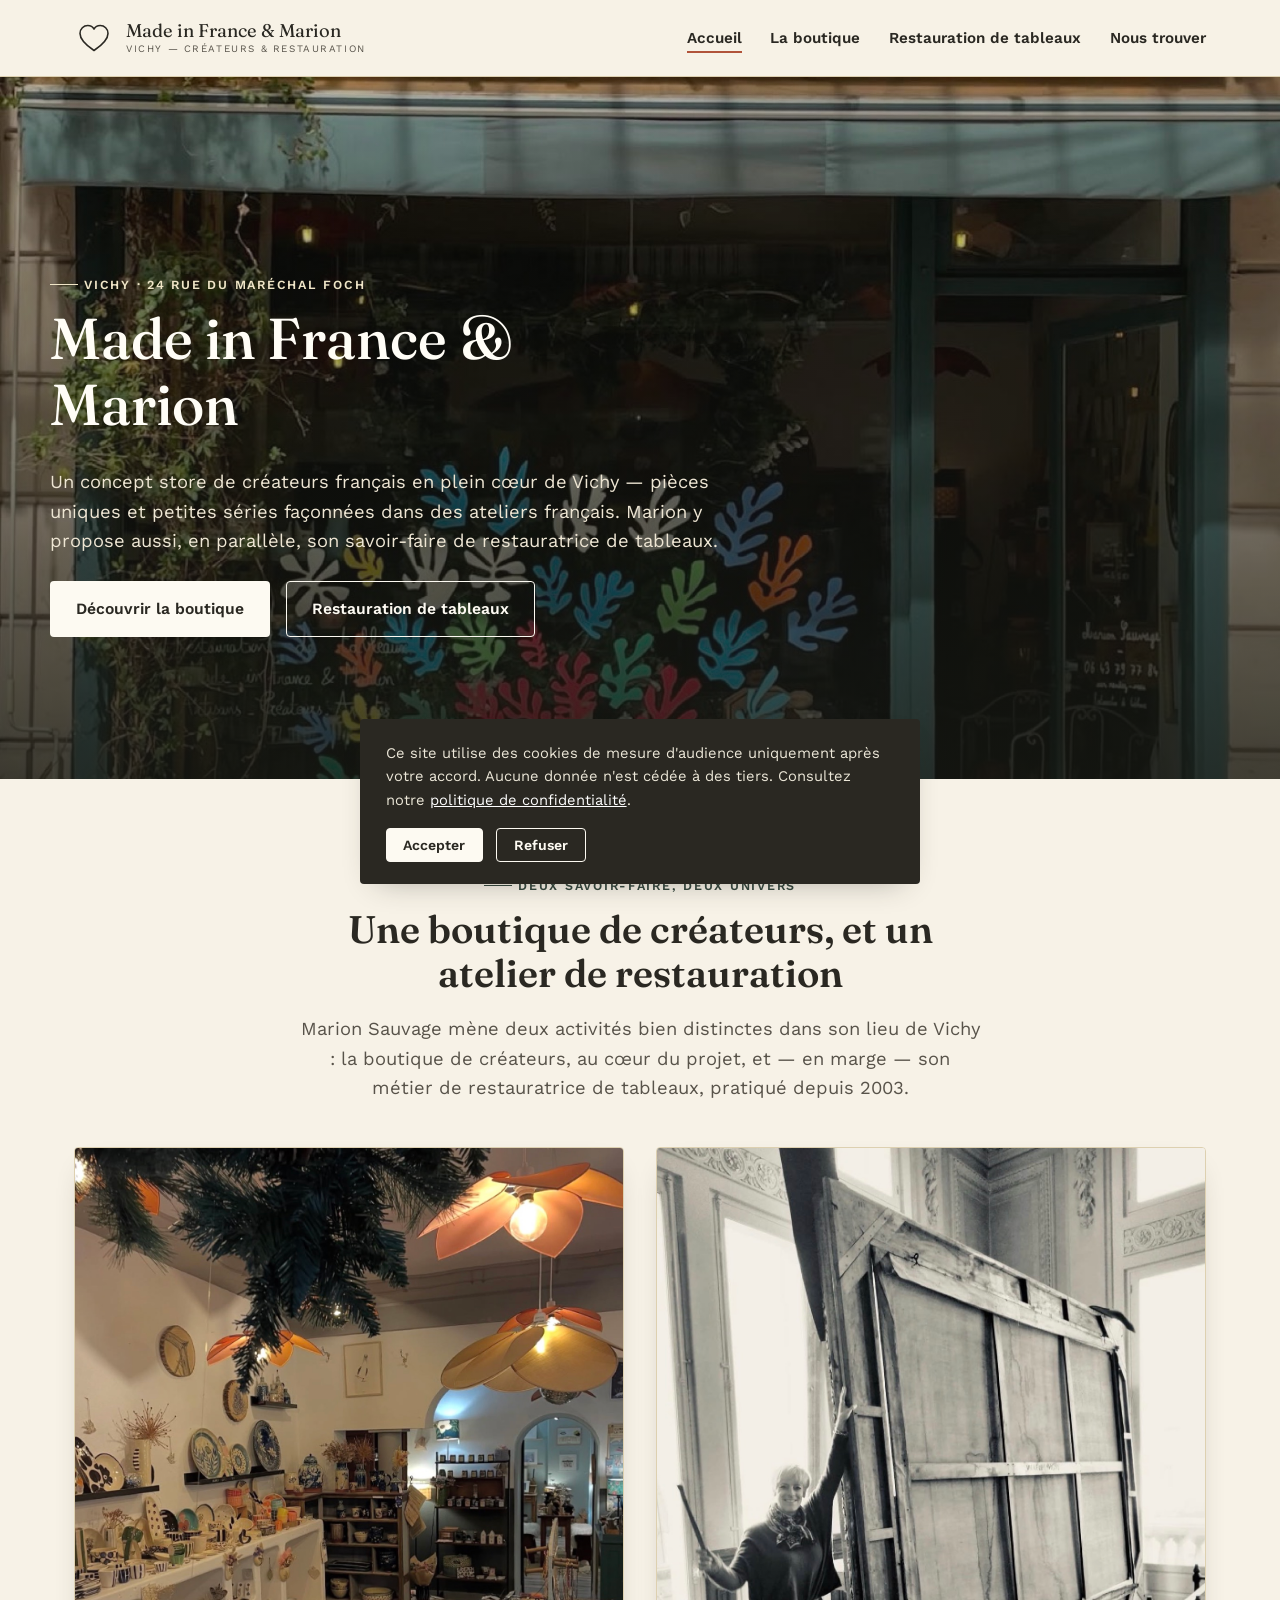
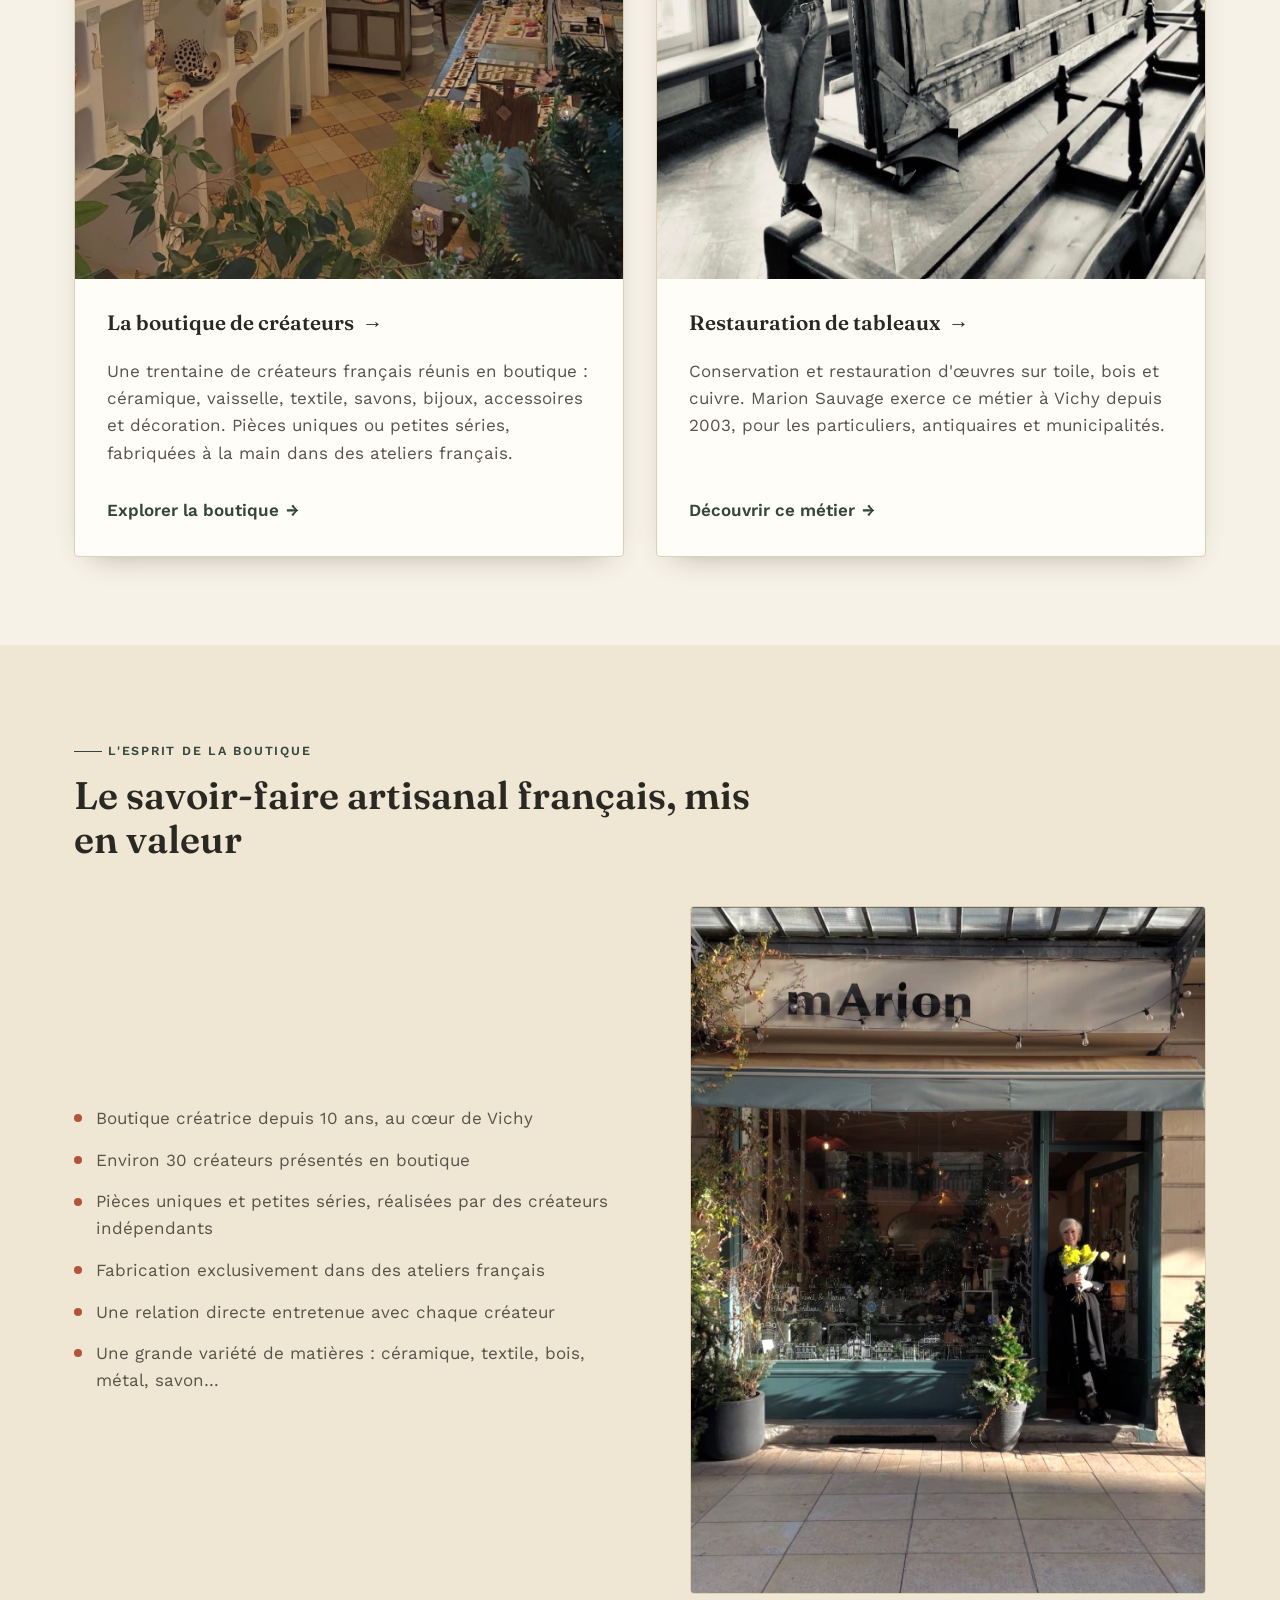
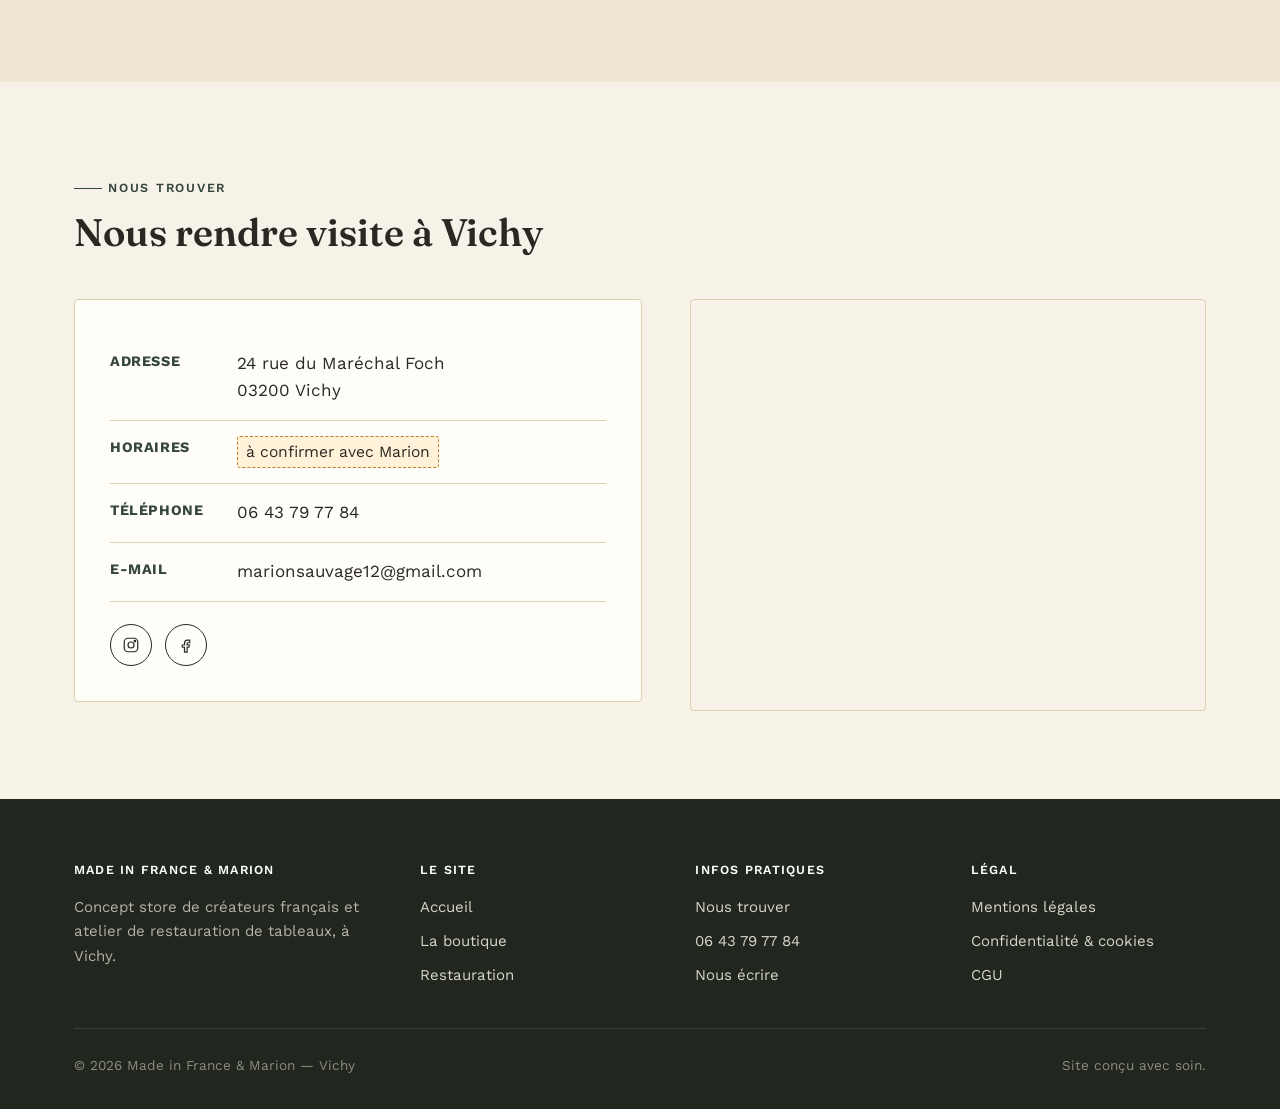
<file: index.html>
<!doctype html>
<html lang="fr">
<head>
<meta charset="UTF-8">
<meta name="viewport" content="width=device-width, initial-scale=1">
<meta name="color-scheme" content="light">
<meta name="google-site-verification" content="pogPVohcSVvtzAw-8HOkYidwC1AlWVy-Q484ZZuj4cU">
<title>Made in France &amp; Marion — Concept store de créateurs français à Vichy</title>
<meta name="description" content="Made in France &amp; Marion, concept store de créateurs français à Vichy : une trentaine de créateurs, pièces uniques et petites séries — céramique, textile, bijoux, déco. Egalement atelier de restauration de tableaux par Marion Sauvage.">
<link rel="canonical" href="https://marionsauvage.fr/">

<meta property="og:type" content="website">
<meta property="og:title" content="Made in France & Marion — Concept store de créateurs français à Vichy">
<meta property="og:description" content="Une trentaine de créateurs français à Vichy : céramique, textile, bijoux, déco. Egalement atelier de restauration de tableaux.">
<meta property="og:image" content="images/hero-vitrine-boutique.jpg">
<meta property="og:locale" content="fr_FR">
<meta name="twitter:card" content="summary_large_image">

<link rel="icon" href="favicon.svg" type="image/svg+xml">
<link rel="manifest" href="site.webmanifest">
<meta name="theme-color" content="#33453c">

<link rel="preconnect" href="https://fonts.googleapis.com">
<link rel="preconnect" href="https://fonts.gstatic.com" crossorigin>
<link href="https://fonts.googleapis.com/css2?family=Fraunces:ital,wght@0,400;0,500;0,600;1,500&family=Work+Sans:wght@400;500;600;700&display=swap" rel="stylesheet">
<link rel="stylesheet" href="css/style.css?v=4">
</head>
<body>
<a class="skip-link" href="#main">Aller au contenu</a>

<header class="site-header">
  <div class="wrap">
    <a class="brand" href="index.html" aria-label="Made in France &amp; Marion — accueil">
      <svg viewBox="0 0 40 40" fill="none" xmlns="http://www.w3.org/2000/svg" aria-hidden="true">
        <path d="M20 32.5C13 27.7 6 22.3 6 15.4 6 10.8 9.6 7.5 13.8 7.5c2.6 0 5 1.3 6.2 3.5 1.2-2.2 3.6-3.5 6.2-3.5 4.2 0 7.8 3.3 7.8 7.9 0 6.9-7 12.3-14 17.1Z" stroke="currentColor" stroke-width="1.6" stroke-linejoin="round"/>
      </svg>
      <span class="brand-text">Made in France &amp; Marion<small>Vichy — créateurs &amp; restauration</small></span>
    </a>
    <nav class="main-nav" id="main-nav">
      <ul>
        <li><a href="index.html" aria-current="page">Accueil</a></li>
        <li><a href="boutique.html">La boutique</a></li>
        <li><a href="restauration.html">Restauration de tableaux</a></li>
        <li><a href="index.html#contact">Nous trouver</a></li>
      </ul>
    </nav>
    <button class="nav-toggle" aria-label="Ouvrir le menu" aria-expanded="false" aria-controls="main-nav">
      <svg viewBox="0 0 24 24" fill="none" stroke="currentColor" stroke-width="2"><path d="M3 6h18M3 12h18M3 18h18"/></svg>
    </button>
  </div>
</header>

<div class="mobile-nav-panel" id="mobile-nav-panel">
  <ul>
    <li><a href="index.html">Accueil</a></li>
    <li><a href="boutique.html">La boutique</a></li>
    <li><a href="restauration.html">Restauration de tableaux</a></li>
    <li><a href="index.html#contact">Nous trouver</a></li>
  </ul>
</div>


<main id="main">

  <section class="hero">
    <img src="images/hero-vitrine-boutique.jpg" alt="Vitrine de la boutique Made in France & Marion à Vichy, décorée de formes colorées façon Matisse." width="1472" height="1800">
    <div class="hero-content wrap">
      <span class="eyebrow">Vichy · 24 rue du Maréchal Foch</span>
      <h1>Made in France &amp; Marion</h1>
      <p class="lede">Un concept store de créateurs français en plein cœur de Vichy — pièces uniques et petites séries façonnées dans des ateliers français. Marion y propose aussi, en parallèle, son savoir-faire de restauratrice de tableaux.</p>
      <div class="hero-cta">
        <a class="btn btn-light" href="boutique.html">Découvrir la boutique</a>
        <a class="btn btn-outline" style="color:#fdfaf2" href="restauration.html">Restauration de tableaux</a>
      </div>
    </div>
  </section>

  <section>
    <div class="wrap">
      <div class="section-head center">
        <span class="eyebrow">Deux savoir-faire, deux univers</span>
        <h2>Une boutique de créateurs, et un atelier de restauration</h2>
        <p class="lede" style="margin-left:auto;margin-right:auto">Marion Sauvage mène deux activités bien distinctes dans son lieu de Vichy : la boutique de créateurs, au cœur du projet, et — en marge — son métier de restauratrice de tableaux, pratiqué depuis 2003.</p>
      </div>

      <div class="split-activities">
        <article class="activity-card">
          <a class="activity-img" href="boutique.html">
            <img src="images/boutique-interieur.jpg" alt="Intérieur chaleureux de la boutique, étagères de céramiques et luminaires en pétales." loading="lazy" width="1367" height="1800">
          </a>
          <div class="activity-card-body">
            <h3><a class="text-link" style="color:inherit" href="boutique.html">La boutique de créateurs</a></h3>
            <p>Une trentaine de créateurs français réunis en boutique : céramique, vaisselle, textile, savons, bijoux, accessoires et décoration. Pièces uniques ou petites séries, fabriquées à la main dans des ateliers français.</p>
            <a class="text-link" href="boutique.html">Explorer la boutique</a>
          </div>
        </article>

        <article class="activity-card is-restauration">
          <a class="activity-img" href="restauration.html">
            <img src="images/marion-restauration-atelier.jpg" alt="Marion Sauvage soutenant un grand tableau ancien lors d'une intervention de restauration." loading="lazy" width="1293" height="1600">
          </a>
          <div class="activity-card-body">
            <h3><a class="text-link" style="color:inherit" href="restauration.html">Restauration de tableaux</a></h3>
            <p>Conservation et restauration d'œuvres sur toile, bois et cuivre. Marion Sauvage exerce ce métier à Vichy depuis 2003, pour les particuliers, antiquaires et municipalités.</p>
            <a class="text-link" href="restauration.html">Découvrir ce métier</a>
          </div>
        </article>
      </div>
    </div>
  </section>

  <section class="section-alt">
    <div class="wrap">
      <div class="section-head">
        <span class="eyebrow">L'esprit de la boutique</span>
        <h2>Le savoir-faire artisanal français, mis en valeur</h2>
      </div>
      <div class="info-grid" style="align-items:center">
        <ul class="check-list">
          <li>Boutique créatrice depuis 10 ans, au cœur de Vichy</li>
          <li>Environ 30 créateurs présentés en boutique</li>
          <li>Pièces uniques et petites séries, réalisées par des créateurs indépendants</li>
          <li>Fabrication exclusivement dans des ateliers français</li>
          <li>Une relation directe entretenue avec chaque créateur</li>
          <li>Une grande variété de matières : céramique, textile, bois, métal, savon…</li>
        </ul>
        <div class="map-frame" style="aspect-ratio:3/4">
          <img src="images/marion-devanture.jpg" alt="Marion Sauvage devant la devanture vert canard de la boutique, un bouquet de mimosa à la main." loading="lazy" width="1201" height="1600">
        </div>
      </div>
    </div>
  </section>

  <section id="contact">
    <div class="wrap">
      <div class="section-head">
        <span class="eyebrow">Nous trouver</span>
        <h2>Nous rendre visite à Vichy</h2>
      </div>
      <div class="info-grid">
        <div class="info-card">
          <div class="info-row">
            <span class="label">Adresse</span>
            <span>24 rue du Maréchal Foch<br>03200 Vichy</span>
          </div>
          <div class="info-row">
            <span class="label">Horaires</span>
            <span class="fill-in">à confirmer avec Marion</span>
          </div>
          <div class="info-row">
            <span class="label">Téléphone</span>
            <a href="tel:+33643797784">06 43 79 77 84</a>
          </div>
          <div class="info-row">
            <span class="label">E-mail</span>
            <a href="mailto:marionsauvage12@gmail.com">marionsauvage12@gmail.com</a>
          </div>
          <div class="social-row">
            <a href="https://www.instagram.com/marion_sauvage_12/" target="_blank" rel="noopener" aria-label="Instagram de Made in France & Marion">
              <svg viewBox="0 0 24 24" fill="none" stroke="currentColor" stroke-width="1.6"><rect x="3" y="3" width="18" height="18" rx="5"/><circle cx="12" cy="12" r="4"/><circle cx="17.2" cy="6.8" r="1"/></svg>
            </a>
            <a href="https://www.facebook.com/MadeInFranceetMarion/" target="_blank" rel="noopener" aria-label="Facebook de Made in France & Marion">
              <svg viewBox="0 0 24 24" fill="none" stroke="currentColor" stroke-width="1.6"><path d="M14 9h3V5.5h-3C11.8 5.5 10 7.3 10 9.5V12H7v3h3v6.5h3.5V15H16l.6-3h-3.1v-2c0-.6.4-1 1-1Z"/></svg>
            </a>
          </div>
        </div>
        <div class="map-frame">
          <iframe title="Localisation de la boutique à Vichy" loading="lazy" src="https://www.google.com/maps?q=24+rue+du+Mar%C3%A9chal+Foch,+03200+Vichy&output=embed"></iframe>
        </div>
      </div>
    </div>
  </section>

</main>

<footer class="site-footer">
  <div class="wrap">
    <div class="footer-grid">
      <div class="footer-brand">
        <h4>Made in France &amp; Marion</h4>
        <p>Concept store de créateurs français et atelier de restauration de tableaux, à Vichy.</p>
      </div>
      <div>
        <h4>Le site</h4>
        <ul>
          <li><a href="index.html">Accueil</a></li>
          <li><a href="boutique.html">La boutique</a></li>
          <li><a href="restauration.html">Restauration</a></li>
        </ul>
      </div>
      <div>
        <h4>Infos pratiques</h4>
        <ul>
          <li><a href="index.html#contact">Nous trouver</a></li>
          <li><a href="tel:+33643797784">06 43 79 77 84</a></li>
          <li><a href="mailto:marionsauvage12@gmail.com">Nous écrire</a></li>
        </ul>
      </div>
      <div>
        <h4>Légal</h4>
        <ul>
          <li><a href="mentions-legales.html">Mentions légales</a></li>
          <li><a href="confidentialite.html">Confidentialité &amp; cookies</a></li>
          <li><a href="cgu.html">CGU</a></li>
        </ul>
      </div>
    </div>
    <div class="footer-bottom">
      <span>© <span id="year">2026</span> Made in France &amp; Marion — Vichy</span>
      <span>Site conçu avec soin.</span>
    </div>
  </div>
</footer>

<div id="cookie-banner" role="dialog" aria-live="polite" aria-label="Gestion des cookies">
  <p>Ce site utilise des cookies de mesure d'audience uniquement après votre accord. Aucune donnée n'est cédée à des tiers. Consultez notre <a href="confidentialite.html">politique de confidentialité</a>.</p>
  <div class="cookie-actions">
    <button class="accept">Accepter</button>
    <button class="refuse">Refuser</button>
  </div>
</div>

<script>document.getElementById('year').textContent = new Date().getFullYear();</script>
<script src="js/main.js?v=4"></script>
</body>
</html>
</file>
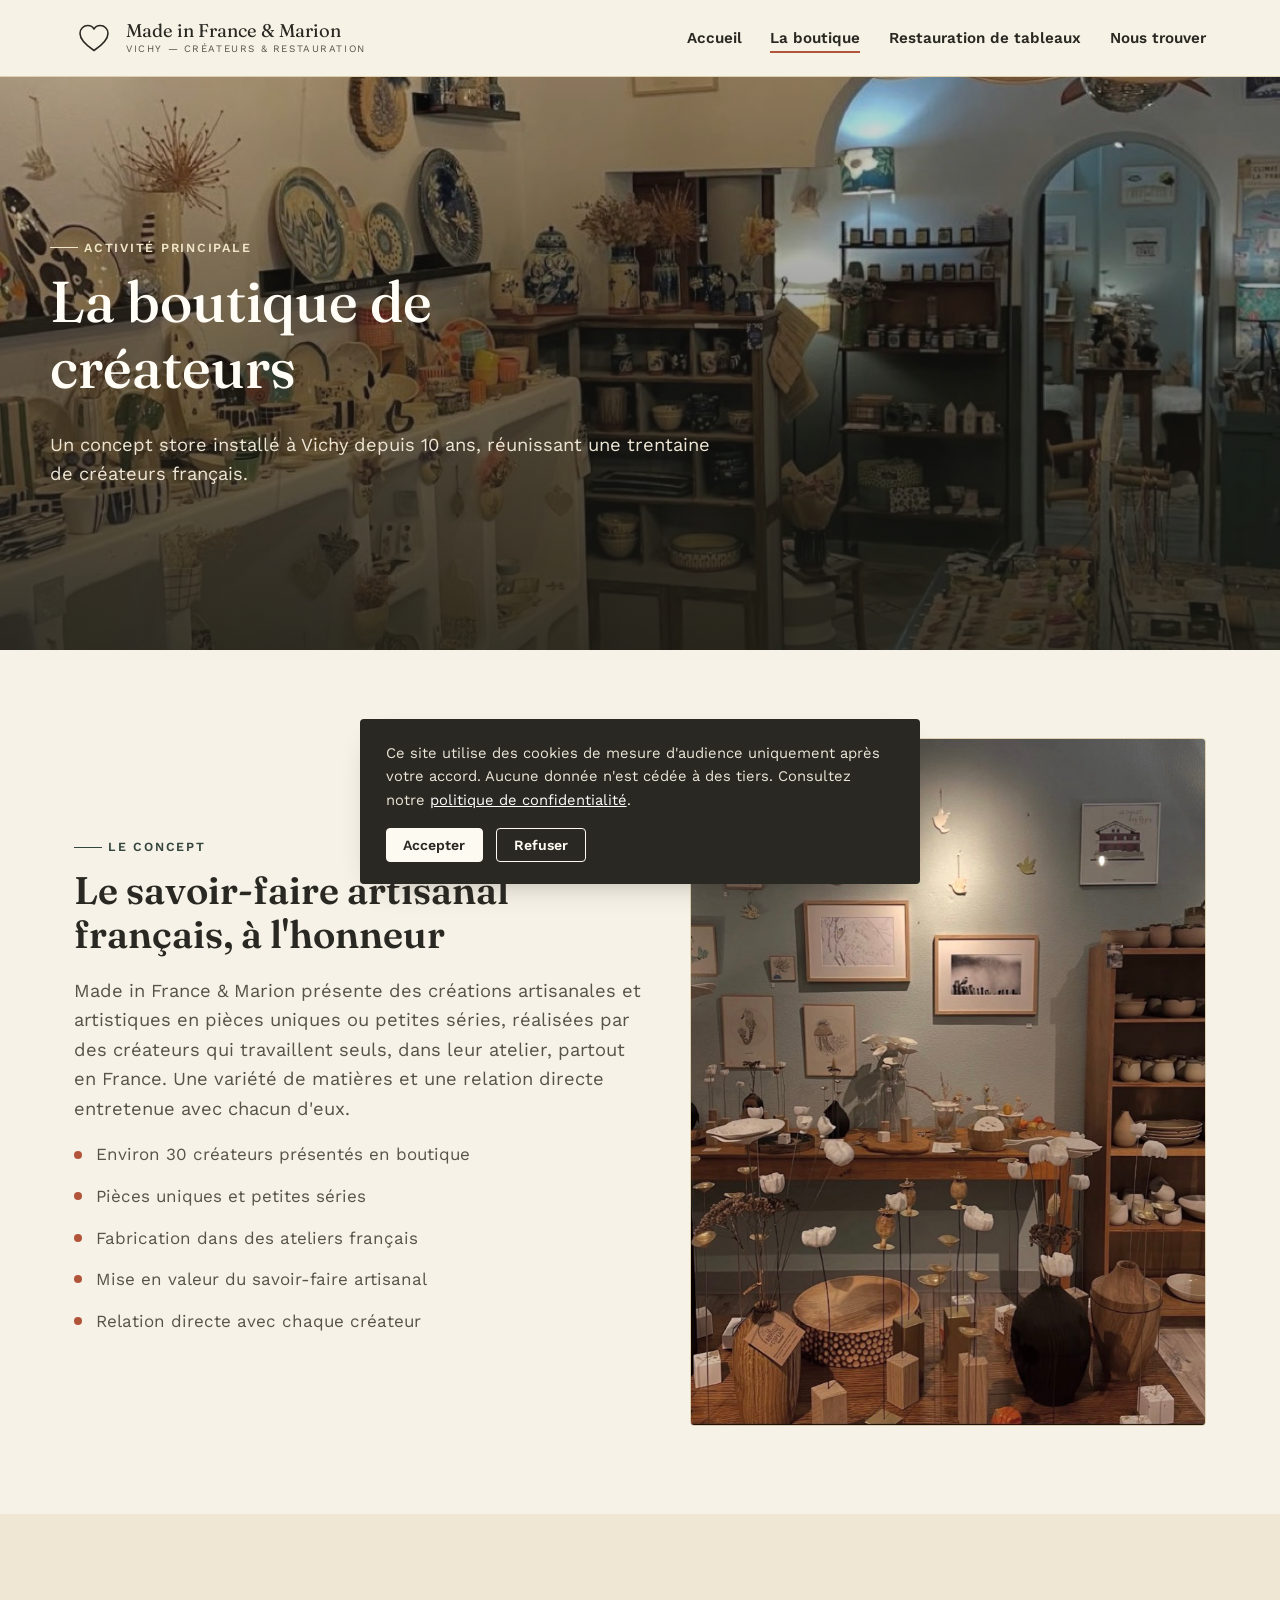
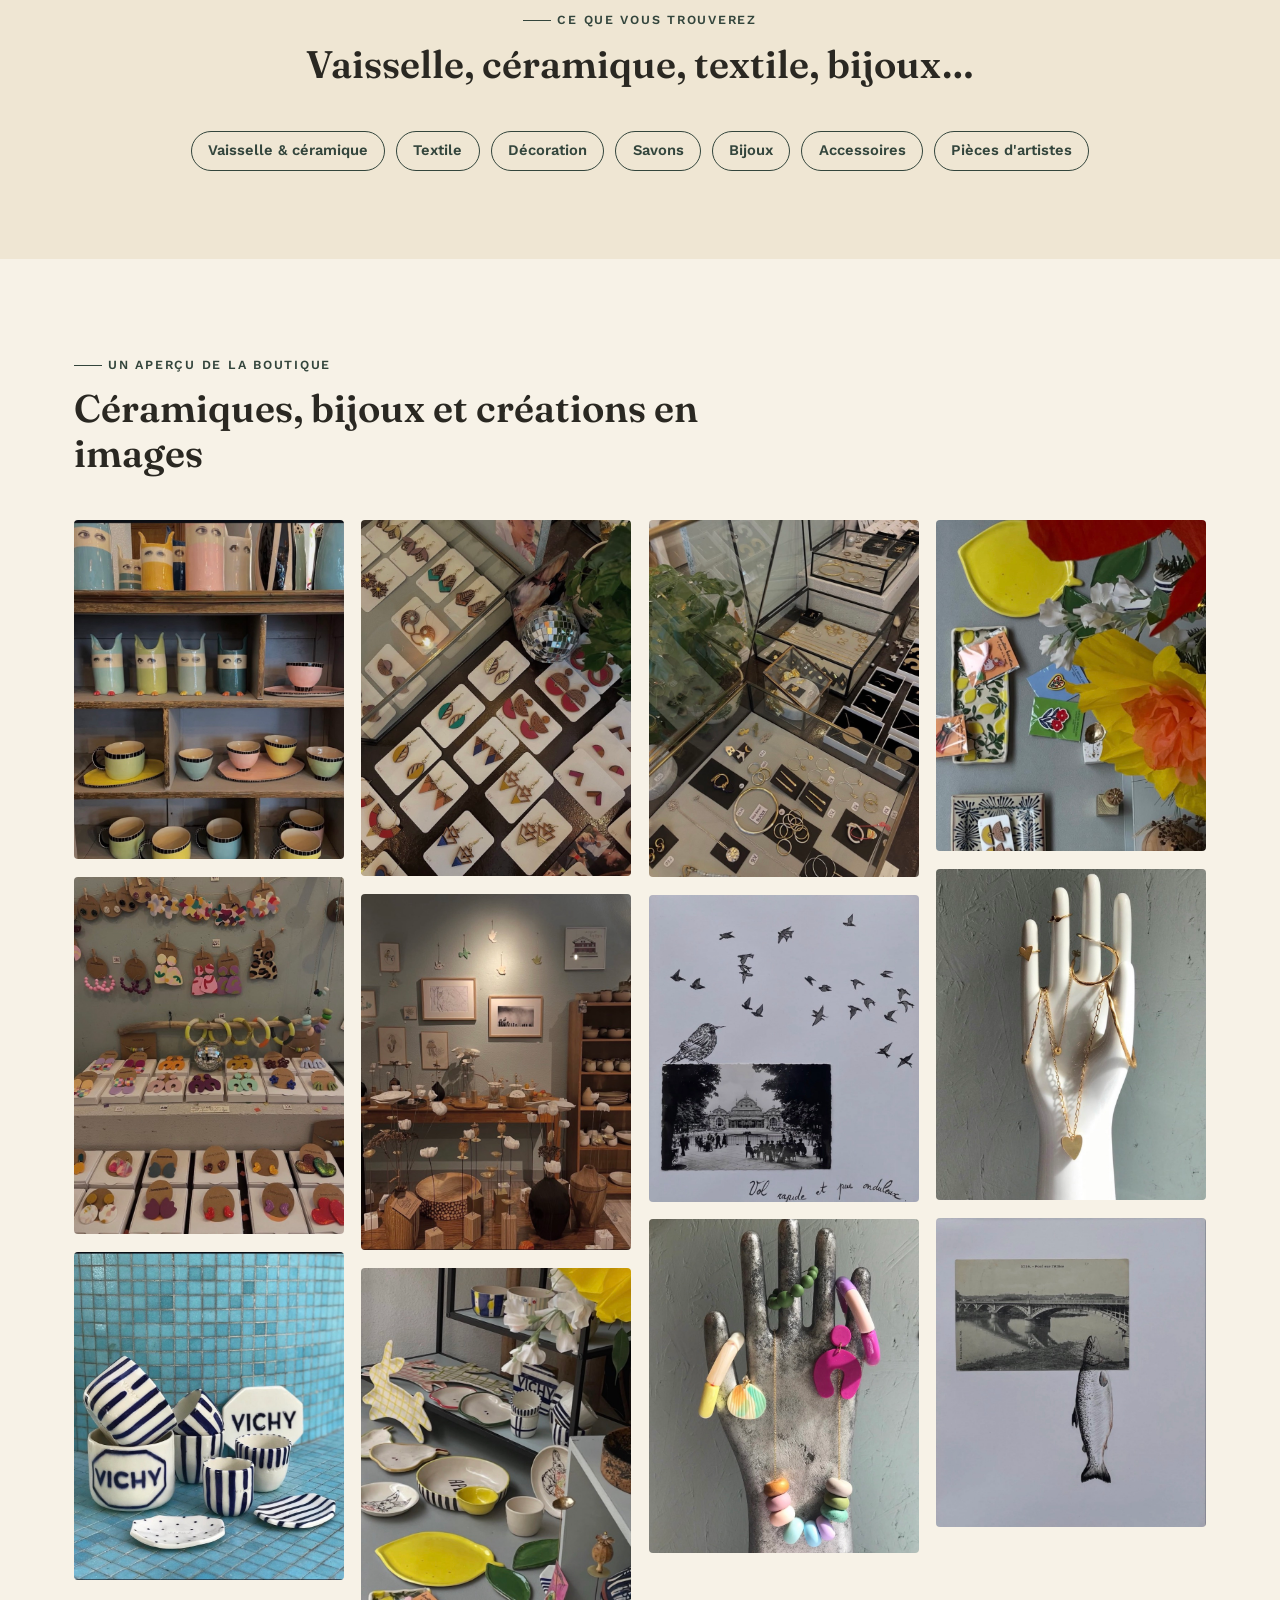
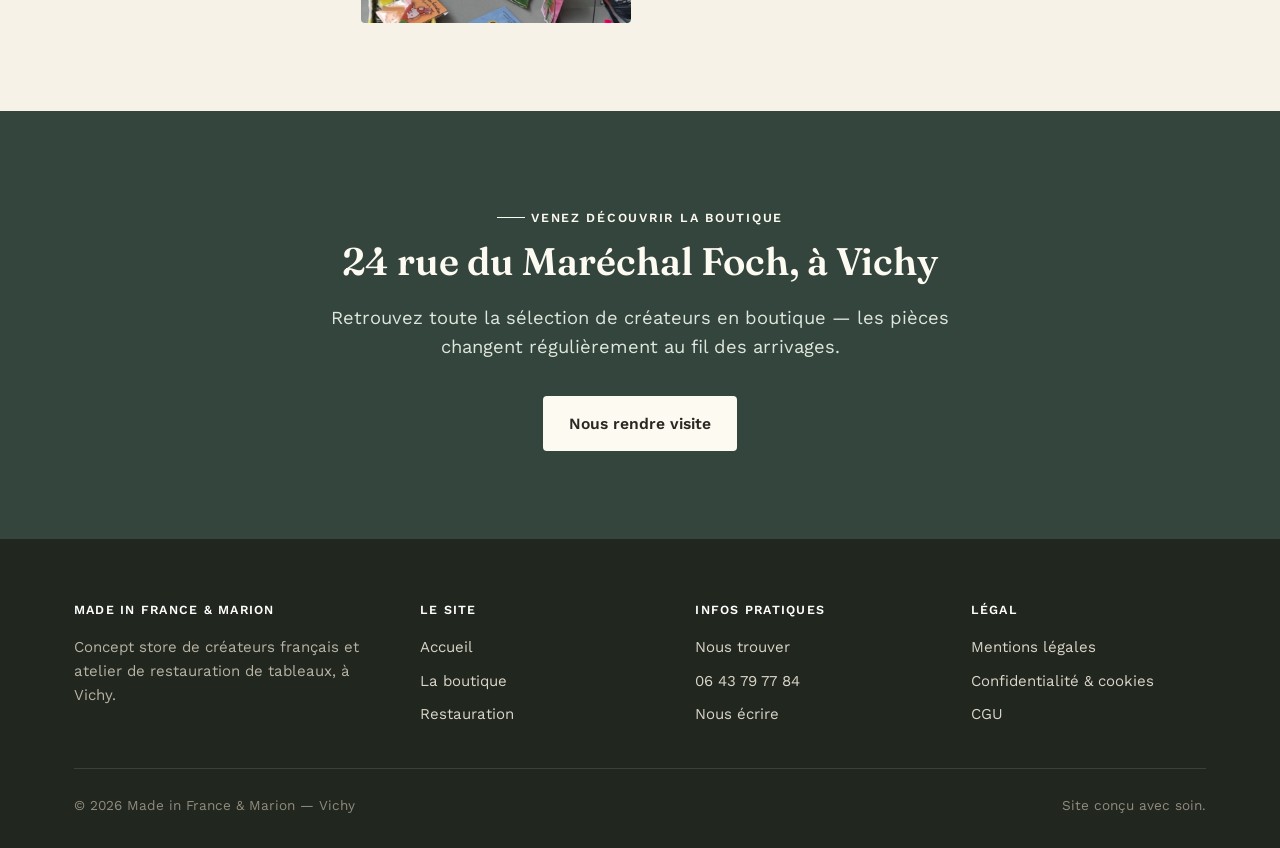
<file: boutique.html>
<!doctype html>
<html lang="fr">
<head>
<meta charset="UTF-8">
<meta name="viewport" content="width=device-width, initial-scale=1">
<meta name="color-scheme" content="light">
<title>La boutique — Made in France &amp; Marion, créateurs français à Vichy</title>
<meta name="description" content="Découvrez la boutique Made in France &amp; Marion à Vichy : environ 30 créateurs français, pièces uniques et petites séries — céramique, textile, bijoux, savons et décoration.">
<link rel="canonical" href="https://marionsauvage.fr/boutique.html">

<meta property="og:type" content="website">
<meta property="og:title" content="La boutique — Made in France & Marion">
<meta property="og:description" content="Environ 30 créateurs français à Vichy : céramique, textile, bijoux, savons, décoration.">
<meta property="og:image" content="images/boutique-interieur.jpg">
<meta property="og:locale" content="fr_FR">
<meta name="twitter:card" content="summary_large_image">

<link rel="icon" href="favicon.svg" type="image/svg+xml">
<link rel="manifest" href="site.webmanifest">
<meta name="theme-color" content="#33453c">

<link rel="preconnect" href="https://fonts.googleapis.com">
<link rel="preconnect" href="https://fonts.gstatic.com" crossorigin>
<link href="https://fonts.googleapis.com/css2?family=Fraunces:ital,wght@0,400;0,500;0,600;1,500&family=Work+Sans:wght@400;500;600;700&display=swap" rel="stylesheet">
<link rel="stylesheet" href="css/style.css?v=4">
</head>
<body>
<a class="skip-link" href="#main">Aller au contenu</a>

<header class="site-header">
  <div class="wrap">
    <a class="brand" href="index.html" aria-label="Made in France &amp; Marion — accueil">
      <svg viewBox="0 0 40 40" fill="none" xmlns="http://www.w3.org/2000/svg" aria-hidden="true">
        <path d="M20 32.5C13 27.7 6 22.3 6 15.4 6 10.8 9.6 7.5 13.8 7.5c2.6 0 5 1.3 6.2 3.5 1.2-2.2 3.6-3.5 6.2-3.5 4.2 0 7.8 3.3 7.8 7.9 0 6.9-7 12.3-14 17.1Z" stroke="currentColor" stroke-width="1.6" stroke-linejoin="round"/>
      </svg>
      <span class="brand-text">Made in France &amp; Marion<small>Vichy — créateurs &amp; restauration</small></span>
    </a>
    <nav class="main-nav" id="main-nav">
      <ul>
        <li><a href="index.html">Accueil</a></li>
        <li><a href="boutique.html" aria-current="page">La boutique</a></li>
        <li><a href="restauration.html">Restauration de tableaux</a></li>
        <li><a href="index.html#contact">Nous trouver</a></li>
      </ul>
    </nav>
    <button class="nav-toggle" aria-label="Ouvrir le menu" aria-expanded="false" aria-controls="main-nav">
      <svg viewBox="0 0 24 24" fill="none" stroke="currentColor" stroke-width="2"><path d="M3 6h18M3 12h18M3 18h18"/></svg>
    </button>
  </div>
</header>

<div class="mobile-nav-panel" id="mobile-nav-panel">
  <ul>
    <li><a href="index.html">Accueil</a></li>
    <li><a href="boutique.html">La boutique</a></li>
    <li><a href="restauration.html">Restauration de tableaux</a></li>
    <li><a href="index.html#contact">Nous trouver</a></li>
  </ul>
</div>


<main id="main">

  <section class="hero hero-compact">
    <img src="images/boutique-interieur.jpg" alt="Intérieur de la boutique Made in France & Marion, étagères de céramiques colorées et luminaires en pétales." width="1367" height="1800">
    <div class="hero-content wrap">
      <span class="eyebrow">Activité principale</span>
      <h1>La boutique de créateurs</h1>
      <p class="lede">Un concept store installé à Vichy depuis 10 ans, réunissant une trentaine de créateurs français.</p>
    </div>
  </section>

  <section>
    <div class="wrap">
      <div class="info-grid" style="align-items:center">
        <div>
          <span class="eyebrow">Le concept</span>
          <h2>Le savoir-faire artisanal français, à l'honneur</h2>
          <p class="lede">Made in France &amp; Marion présente des créations artisanales et artistiques en pièces uniques ou petites séries, réalisées par des créateurs qui travaillent seuls, dans leur atelier, partout en France. Une variété de matières et une relation directe entretenue avec chacun d'eux.</p>
          <ul class="check-list">
            <li>Environ 30 créateurs présentés en boutique</li>
            <li>Pièces uniques et petites séries</li>
            <li>Fabrication dans des ateliers français</li>
            <li>Mise en valeur du savoir-faire artisanal</li>
            <li>Relation directe avec chaque créateur</li>
          </ul>
        </div>
        <div class="map-frame" style="aspect-ratio:3/4">
          <img src="images/boutique-interieur-detail.jpg" alt="Détail de la boutique : céramiques, cadres et objets de décoration sur fond vert sauge." loading="lazy" width="757" height="1000">
        </div>
      </div>
    </div>
  </section>

  <section class="section-alt">
    <div class="wrap">
      <div class="section-head center">
        <span class="eyebrow">Ce que vous trouverez</span>
        <h2>Vaisselle, céramique, textile, bijoux…</h2>
      </div>
      <ul class="pill-list" style="justify-content:center">
        <li>Vaisselle &amp; céramique</li>
        <li>Textile</li>
        <li>Décoration</li>
        <li>Savons</li>
        <li>Bijoux</li>
        <li>Accessoires</li>
        <li>Pièces d'artistes</li>
      </ul>
    </div>
  </section>

  <section>
    <div class="wrap">
      <div class="section-head">
        <span class="eyebrow">Un aperçu de la boutique</span>
        <h2>Céramiques, bijoux et créations en images</h2>
      </div>
      <div class="gallery">
        <figure>
          <img src="images/boutique-ceramique-visages.jpg" alt="Céramiques en forme de vases-visages, aux couleurs pastel." loading="lazy" width="794" height="1000">
          <figcaption>Céramique — pièces uniques</figcaption>
        </figure>
        <figure>
          <img src="images/boutique-bijoux-argile.jpg" alt="Boucles d'oreilles en argile polymère colorées, créateur Honey and Milk." loading="lazy" width="755" height="1000">
          <figcaption>Bijoux en argile — Honey and Milk</figcaption>
        </figure>
        <figure>
          <img src="images/boutique-ceramique-vichy.jpg" alt="Gobelets et coupelles en céramique rayée bleu marine, collection Vichy." loading="lazy" width="822" height="1000">
          <figcaption>Collection céramique « Vichy »</figcaption>
        </figure>
        <figure>
          <img src="images/boutique-bijoux-bois.jpg" alt="Boucles d'oreilles géométriques en bois et cuir." loading="lazy" width="757" height="1000">
          <figcaption>Bijoux en bois &amp; cuir</figcaption>
        </figure>
        <figure>
          <img src="images/boutique-interieur-detail.jpg" alt="Coin décoration de la boutique avec illustrations encadrées et céramiques blanches." loading="lazy" width="757" height="1000">
        </figure>
        <figure>
          <img src="images/boutique-ceramique-service.jpg" alt="Assiettes en céramique en forme de poire, lapin et citron, peintes à la main." loading="lazy" width="758" height="1000">
          <figcaption>Vaisselle peinte à la main</figcaption>
        </figure>
        <figure>
          <img src="images/boutique-bijoux-vitrines.jpg" alt="Vitrines de bijoux dorés et argentés présentés sur des présentoirs en verre." loading="lazy" width="755" height="1000">
        </figure>
        <figure>
          <img src="images/boutique-art-oiseaux.jpg" alt="Illustration artistique de vol d'oiseaux au-dessus d'une carte postale ancienne de Vichy." loading="lazy" width="878" height="1000">
          <figcaption>Pièce d'artiste</figcaption>
        </figure>
        <figure>
          <img src="images/boutique-bijoux-couleurs.jpg" alt="Bijoux en argile colorée présentés sur une main sculptée en métal." loading="lazy" width="809" height="1000">
        </figure>
        <figure>
          <img src="images/boutique-ceramique-citron.jpg" alt="Plat en céramique en forme de citron et petites cartes illustrées." loading="lazy" width="813" height="1000">
        </figure>
        <figure>
          <img src="images/boutique-bijoux-or.jpg" alt="Bagues et collier cœur en laiton doré présentés sur une main en céramique blanche." loading="lazy" width="814" height="1000">
        </figure>
        <figure>
          <img src="images/boutique-art-collage.jpg" alt="Collage artistique associant carte postale ancienne et illustration de poisson." loading="lazy" width="872" height="1000">
        </figure>
      </div>
    </div>
  </section>

  <section class="section-dark cta-banner">
    <div class="wrap">
      <span class="eyebrow">Venez découvrir la boutique</span>
      <h2>24 rue du Maréchal Foch, à Vichy</h2>
      <p class="lede" style="margin-left:auto;margin-right:auto">Retrouvez toute la sélection de créateurs en boutique — les pièces changent régulièrement au fil des arrivages.</p>
      <a class="btn btn-light" href="index.html#contact">Nous rendre visite</a>
    </div>
  </section>

</main>

<footer class="site-footer">
  <div class="wrap">
    <div class="footer-grid">
      <div class="footer-brand">
        <h4>Made in France &amp; Marion</h4>
        <p>Concept store de créateurs français et atelier de restauration de tableaux, à Vichy.</p>
      </div>
      <div>
        <h4>Le site</h4>
        <ul>
          <li><a href="index.html">Accueil</a></li>
          <li><a href="boutique.html">La boutique</a></li>
          <li><a href="restauration.html">Restauration</a></li>
        </ul>
      </div>
      <div>
        <h4>Infos pratiques</h4>
        <ul>
          <li><a href="index.html#contact">Nous trouver</a></li>
          <li><a href="tel:+33643797784">06 43 79 77 84</a></li>
          <li><a href="mailto:marionsauvage12@gmail.com">Nous écrire</a></li>
        </ul>
      </div>
      <div>
        <h4>Légal</h4>
        <ul>
          <li><a href="mentions-legales.html">Mentions légales</a></li>
          <li><a href="confidentialite.html">Confidentialité &amp; cookies</a></li>
          <li><a href="cgu.html">CGU</a></li>
        </ul>
      </div>
    </div>
    <div class="footer-bottom">
      <span>© <span id="year">2026</span> Made in France &amp; Marion — Vichy</span>
      <span>Site conçu avec soin.</span>
    </div>
  </div>
</footer>

<div id="cookie-banner" role="dialog" aria-live="polite" aria-label="Gestion des cookies">
  <p>Ce site utilise des cookies de mesure d'audience uniquement après votre accord. Aucune donnée n'est cédée à des tiers. Consultez notre <a href="confidentialite.html">politique de confidentialité</a>.</p>
  <div class="cookie-actions">
    <button class="accept">Accepter</button>
    <button class="refuse">Refuser</button>
  </div>
</div>

<script>document.getElementById('year').textContent = new Date().getFullYear();</script>
<script src="js/main.js?v=4"></script>
</body>
</html>
</file>
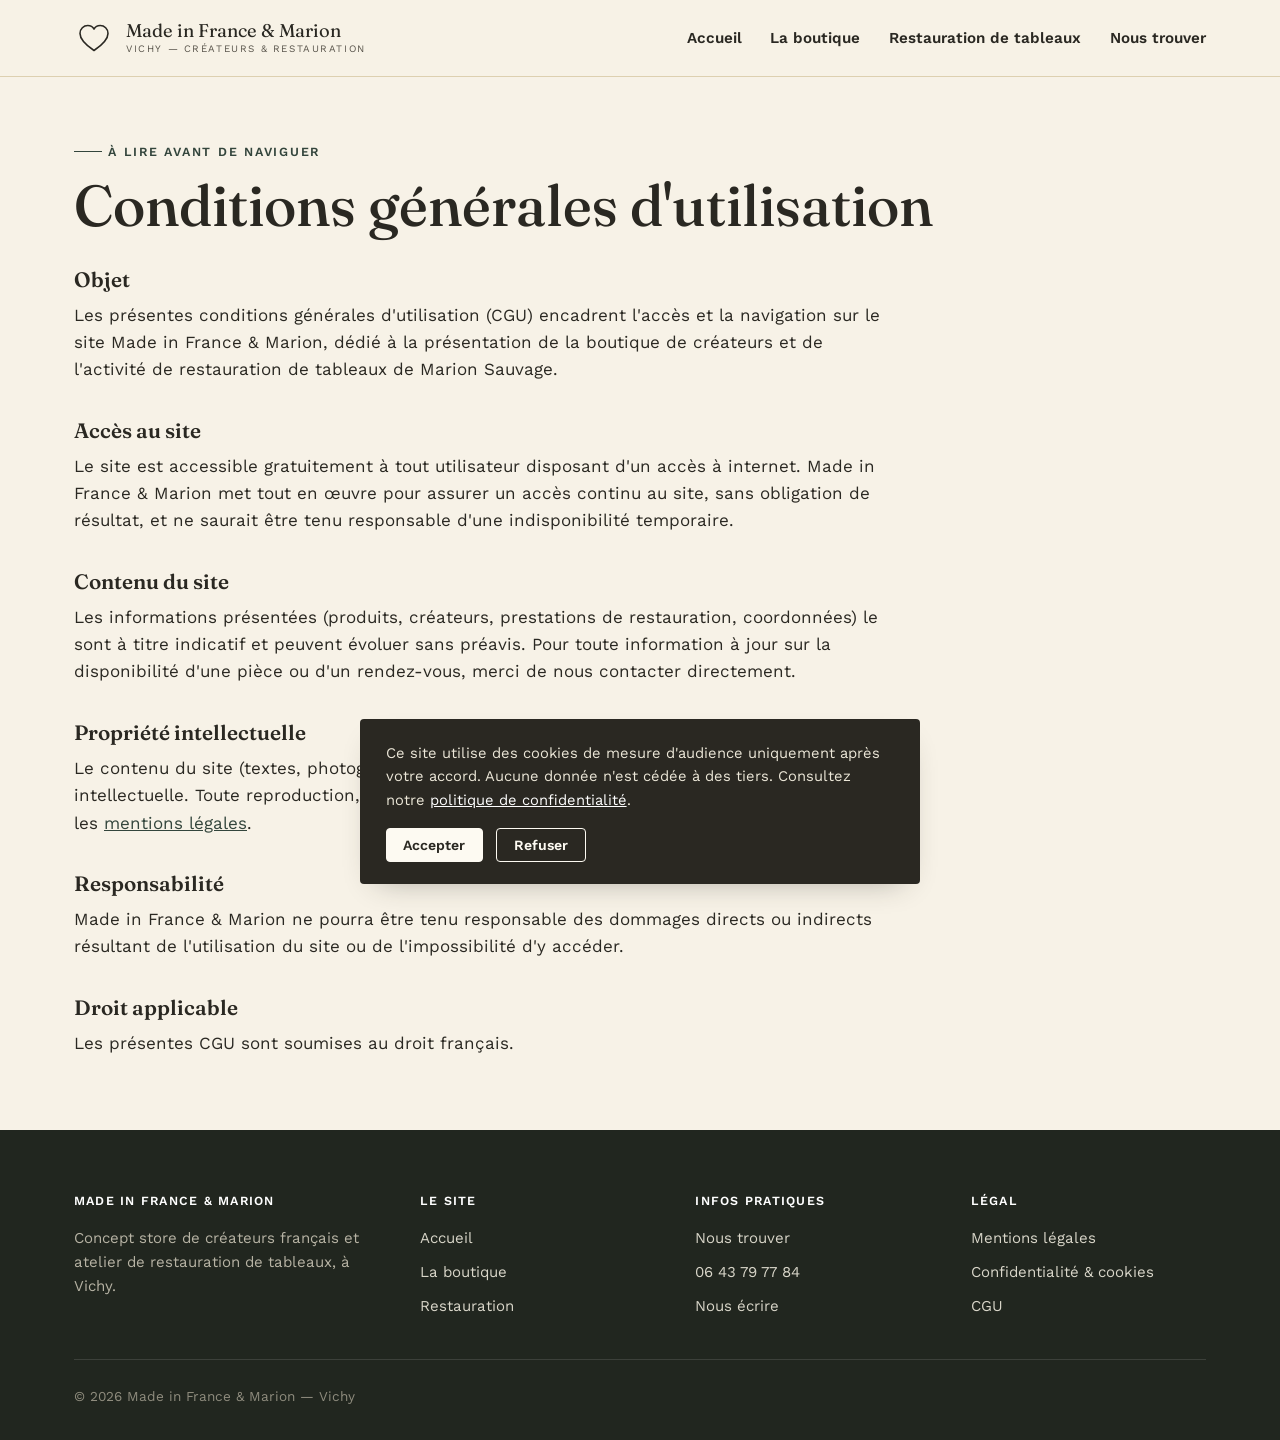
<file: cgu.html>
<!doctype html>
<html lang="fr">
<head>
<meta charset="UTF-8">
<meta name="viewport" content="width=device-width, initial-scale=1">
<meta name="color-scheme" content="light">
<title>Conditions générales d'utilisation — Made in France &amp; Marion</title>
<meta name="description" content="Conditions générales d'utilisation du site Made in France & Marion.">
<meta name="robots" content="noindex,follow">
<link rel="canonical" href="https://marionsauvage.fr/cgu.html">
<link rel="icon" href="favicon.svg" type="image/svg+xml">
<link rel="manifest" href="site.webmanifest">
<meta name="theme-color" content="#33453c">
<link rel="preconnect" href="https://fonts.googleapis.com">
<link rel="preconnect" href="https://fonts.gstatic.com" crossorigin>
<link href="https://fonts.googleapis.com/css2?family=Fraunces:ital,wght@0,400;0,500;0,600;1,500&family=Work+Sans:wght@400;500;600;700&display=swap" rel="stylesheet">
<link rel="stylesheet" href="css/style.css?v=4">
</head>
<body>
<a class="skip-link" href="#main">Aller au contenu</a>

<header class="site-header">
  <div class="wrap">
    <a class="brand" href="index.html" aria-label="Made in France &amp; Marion — accueil">
      <svg viewBox="0 0 40 40" fill="none" xmlns="http://www.w3.org/2000/svg" aria-hidden="true">
        <path d="M20 32.5C13 27.7 6 22.3 6 15.4 6 10.8 9.6 7.5 13.8 7.5c2.6 0 5 1.3 6.2 3.5 1.2-2.2 3.6-3.5 6.2-3.5 4.2 0 7.8 3.3 7.8 7.9 0 6.9-7 12.3-14 17.1Z" stroke="currentColor" stroke-width="1.6" stroke-linejoin="round"/>
      </svg>
      <span class="brand-text">Made in France &amp; Marion<small>Vichy — créateurs &amp; restauration</small></span>
    </a>
    <nav class="main-nav" id="main-nav">
      <ul>
        <li><a href="index.html">Accueil</a></li>
        <li><a href="boutique.html">La boutique</a></li>
        <li><a href="restauration.html">Restauration de tableaux</a></li>
        <li><a href="index.html#contact">Nous trouver</a></li>
      </ul>
    </nav>
    <button class="nav-toggle" aria-label="Ouvrir le menu" aria-expanded="false" aria-controls="main-nav">
      <svg viewBox="0 0 24 24" fill="none" stroke="currentColor" stroke-width="2"><path d="M3 6h18M3 12h18M3 18h18"/></svg>
    </button>
  </div>
</header>

<div class="mobile-nav-panel" id="mobile-nav-panel">
  <ul>
    <li><a href="index.html">Accueil</a></li>
    <li><a href="boutique.html">La boutique</a></li>
    <li><a href="restauration.html">Restauration de tableaux</a></li>
    <li><a href="index.html#contact">Nous trouver</a></li>
  </ul>
</div>


<main id="main">
  <section class="section-tight">
    <div class="wrap">
      <span class="eyebrow">À lire avant de naviguer</span>
      <h1>Conditions générales d'utilisation</h1>
      <div class="legal-content">
        <h2>Objet</h2>
        <p>Les présentes conditions générales d'utilisation (CGU) encadrent l'accès et la navigation sur le site Made in France &amp; Marion, dédié à la présentation de la boutique de créateurs et de l'activité de restauration de tableaux de Marion Sauvage.</p>

        <h2>Accès au site</h2>
        <p>Le site est accessible gratuitement à tout utilisateur disposant d'un accès à internet. Made in France &amp; Marion met tout en œuvre pour assurer un accès continu au site, sans obligation de résultat, et ne saurait être tenu responsable d'une indisponibilité temporaire.</p>

        <h2>Contenu du site</h2>
        <p>Les informations présentées (produits, créateurs, prestations de restauration, coordonnées) le sont à titre indicatif et peuvent évoluer sans préavis. Pour toute information à jour sur la disponibilité d'une pièce ou d'un rendez-vous, merci de nous contacter directement.</p>

        <h2>Propriété intellectuelle</h2>
        <p>Le contenu du site (textes, photographies, logo) est protégé par le droit de la propriété intellectuelle. Toute reproduction, même partielle, est soumise à autorisation préalable — voir les <a href="mentions-legales.html">mentions légales</a>.</p>

        <h2>Responsabilité</h2>
        <p>Made in France &amp; Marion ne pourra être tenu responsable des dommages directs ou indirects résultant de l'utilisation du site ou de l'impossibilité d'y accéder.</p>

        <h2>Droit applicable</h2>
        <p>Les présentes CGU sont soumises au droit français.</p>
      </div>
    </div>
  </section>
</main>

<footer class="site-footer">
  <div class="wrap">
    <div class="footer-grid">
      <div class="footer-brand">
        <h4>Made in France &amp; Marion</h4>
        <p>Concept store de créateurs français et atelier de restauration de tableaux, à Vichy.</p>
      </div>
      <div>
        <h4>Le site</h4>
        <ul>
          <li><a href="index.html">Accueil</a></li>
          <li><a href="boutique.html">La boutique</a></li>
          <li><a href="restauration.html">Restauration</a></li>
        </ul>
      </div>
      <div>
        <h4>Infos pratiques</h4>
        <ul>
          <li><a href="index.html#contact">Nous trouver</a></li>
          <li><a href="tel:+33643797784">06 43 79 77 84</a></li>
          <li><a href="mailto:marionsauvage12@gmail.com">Nous écrire</a></li>
        </ul>
      </div>
      <div>
        <h4>Légal</h4>
        <ul>
          <li><a href="mentions-legales.html">Mentions légales</a></li>
          <li><a href="confidentialite.html">Confidentialité &amp; cookies</a></li>
          <li><a href="cgu.html">CGU</a></li>
        </ul>
      </div>
    </div>
    <div class="footer-bottom">
      <span>© <span id="year">2026</span> Made in France &amp; Marion — Vichy</span>
    </div>
  </div>
</footer>

<div id="cookie-banner" role="dialog" aria-live="polite" aria-label="Gestion des cookies">
  <p>Ce site utilise des cookies de mesure d'audience uniquement après votre accord. Aucune donnée n'est cédée à des tiers. Consultez notre <a href="confidentialite.html">politique de confidentialité</a>.</p>
  <div class="cookie-actions">
    <button class="accept">Accepter</button>
    <button class="refuse">Refuser</button>
  </div>
</div>

<script>document.getElementById('year').textContent = new Date().getFullYear();</script>
<script src="js/main.js?v=4"></script>
</body>
</html>
</file>
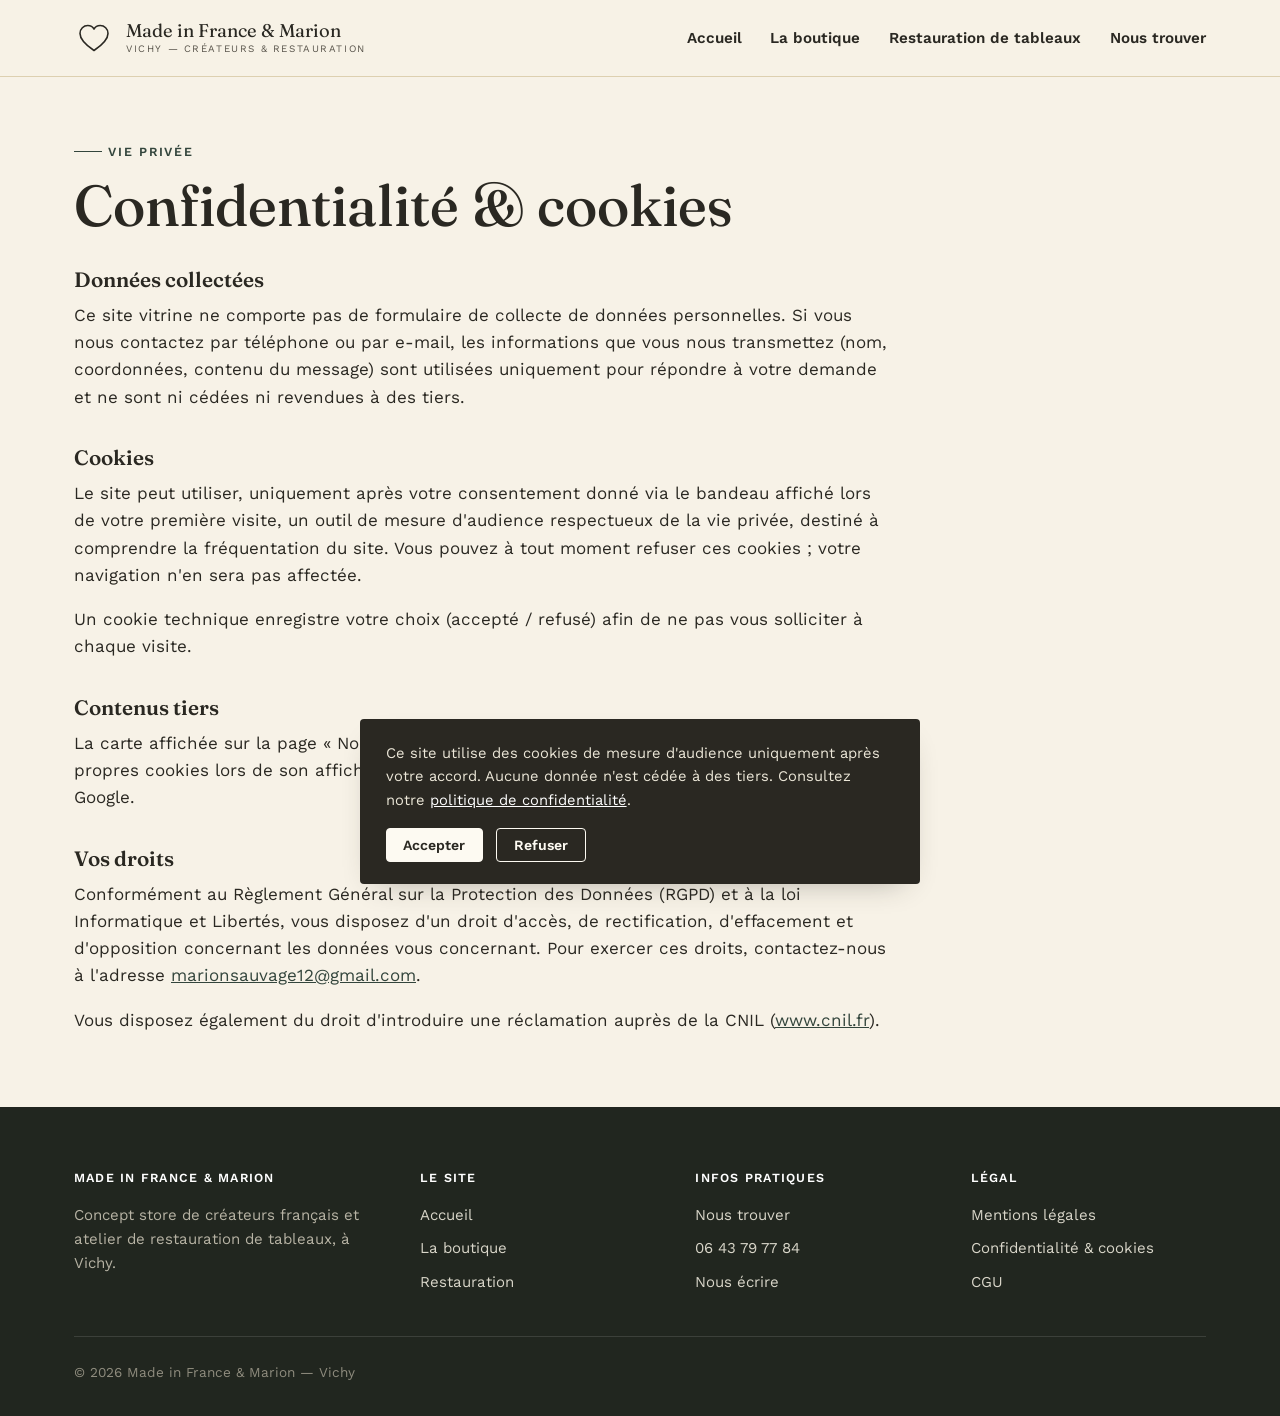
<file: confidentialite.html>
<!doctype html>
<html lang="fr">
<head>
<meta charset="UTF-8">
<meta name="viewport" content="width=device-width, initial-scale=1">
<meta name="color-scheme" content="light">
<title>Confidentialité &amp; cookies — Made in France &amp; Marion</title>
<meta name="description" content="Politique de confidentialité et de gestion des cookies du site Made in France & Marion.">
<meta name="robots" content="noindex,follow">
<link rel="canonical" href="https://marionsauvage.fr/confidentialite.html">
<link rel="icon" href="favicon.svg" type="image/svg+xml">
<link rel="manifest" href="site.webmanifest">
<meta name="theme-color" content="#33453c">
<link rel="preconnect" href="https://fonts.googleapis.com">
<link rel="preconnect" href="https://fonts.gstatic.com" crossorigin>
<link href="https://fonts.googleapis.com/css2?family=Fraunces:ital,wght@0,400;0,500;0,600;1,500&family=Work+Sans:wght@400;500;600;700&display=swap" rel="stylesheet">
<link rel="stylesheet" href="css/style.css?v=4">
</head>
<body>
<a class="skip-link" href="#main">Aller au contenu</a>

<header class="site-header">
  <div class="wrap">
    <a class="brand" href="index.html" aria-label="Made in France &amp; Marion — accueil">
      <svg viewBox="0 0 40 40" fill="none" xmlns="http://www.w3.org/2000/svg" aria-hidden="true">
        <path d="M20 32.5C13 27.7 6 22.3 6 15.4 6 10.8 9.6 7.5 13.8 7.5c2.6 0 5 1.3 6.2 3.5 1.2-2.2 3.6-3.5 6.2-3.5 4.2 0 7.8 3.3 7.8 7.9 0 6.9-7 12.3-14 17.1Z" stroke="currentColor" stroke-width="1.6" stroke-linejoin="round"/>
      </svg>
      <span class="brand-text">Made in France &amp; Marion<small>Vichy — créateurs &amp; restauration</small></span>
    </a>
    <nav class="main-nav" id="main-nav">
      <ul>
        <li><a href="index.html">Accueil</a></li>
        <li><a href="boutique.html">La boutique</a></li>
        <li><a href="restauration.html">Restauration de tableaux</a></li>
        <li><a href="index.html#contact">Nous trouver</a></li>
      </ul>
    </nav>
    <button class="nav-toggle" aria-label="Ouvrir le menu" aria-expanded="false" aria-controls="main-nav">
      <svg viewBox="0 0 24 24" fill="none" stroke="currentColor" stroke-width="2"><path d="M3 6h18M3 12h18M3 18h18"/></svg>
    </button>
  </div>
</header>

<div class="mobile-nav-panel" id="mobile-nav-panel">
  <ul>
    <li><a href="index.html">Accueil</a></li>
    <li><a href="boutique.html">La boutique</a></li>
    <li><a href="restauration.html">Restauration de tableaux</a></li>
    <li><a href="index.html#contact">Nous trouver</a></li>
  </ul>
</div>


<main id="main">
  <section class="section-tight">
    <div class="wrap">
      <span class="eyebrow">Vie privée</span>
      <h1>Confidentialité &amp; cookies</h1>
      <div class="legal-content">
        <h2>Données collectées</h2>
        <p>Ce site vitrine ne comporte pas de formulaire de collecte de données personnelles. Si vous nous contactez par téléphone ou par e-mail, les informations que vous nous transmettez (nom, coordonnées, contenu du message) sont utilisées uniquement pour répondre à votre demande et ne sont ni cédées ni revendues à des tiers.</p>

        <h2>Cookies</h2>
        <p>Le site peut utiliser, uniquement après votre consentement donné via le bandeau affiché lors de votre première visite, un outil de mesure d'audience respectueux de la vie privée, destiné à comprendre la fréquentation du site. Vous pouvez à tout moment refuser ces cookies ; votre navigation n'en sera pas affectée.</p>
        <p>Un cookie technique enregistre votre choix (accepté / refusé) afin de ne pas vous solliciter à chaque visite.</p>

        <h2>Contenus tiers</h2>
        <p>La carte affichée sur la page « Nous trouver » est fournie par Google Maps et peut déposer ses propres cookies lors de son affichage, conformément à la politique de confidentialité de Google.</p>

        <h2>Vos droits</h2>
        <p>Conformément au Règlement Général sur la Protection des Données (RGPD) et à la loi Informatique et Libertés, vous disposez d'un droit d'accès, de rectification, d'effacement et d'opposition concernant les données vous concernant. Pour exercer ces droits, contactez-nous à l'adresse <a href="mailto:marionsauvage12@gmail.com">marionsauvage12@gmail.com</a>.</p>
        <p>Vous disposez également du droit d'introduire une réclamation auprès de la CNIL (<a href="https://www.cnil.fr" target="_blank" rel="noopener">www.cnil.fr</a>).</p>
      </div>
    </div>
  </section>
</main>

<footer class="site-footer">
  <div class="wrap">
    <div class="footer-grid">
      <div class="footer-brand">
        <h4>Made in France &amp; Marion</h4>
        <p>Concept store de créateurs français et atelier de restauration de tableaux, à Vichy.</p>
      </div>
      <div>
        <h4>Le site</h4>
        <ul>
          <li><a href="index.html">Accueil</a></li>
          <li><a href="boutique.html">La boutique</a></li>
          <li><a href="restauration.html">Restauration</a></li>
        </ul>
      </div>
      <div>
        <h4>Infos pratiques</h4>
        <ul>
          <li><a href="index.html#contact">Nous trouver</a></li>
          <li><a href="tel:+33643797784">06 43 79 77 84</a></li>
          <li><a href="mailto:marionsauvage12@gmail.com">Nous écrire</a></li>
        </ul>
      </div>
      <div>
        <h4>Légal</h4>
        <ul>
          <li><a href="mentions-legales.html">Mentions légales</a></li>
          <li><a href="confidentialite.html">Confidentialité &amp; cookies</a></li>
          <li><a href="cgu.html">CGU</a></li>
        </ul>
      </div>
    </div>
    <div class="footer-bottom">
      <span>© <span id="year">2026</span> Made in France &amp; Marion — Vichy</span>
    </div>
  </div>
</footer>

<div id="cookie-banner" role="dialog" aria-live="polite" aria-label="Gestion des cookies">
  <p>Ce site utilise des cookies de mesure d'audience uniquement après votre accord. Aucune donnée n'est cédée à des tiers. Consultez notre <a href="confidentialite.html">politique de confidentialité</a>.</p>
  <div class="cookie-actions">
    <button class="accept">Accepter</button>
    <button class="refuse">Refuser</button>
  </div>
</div>

<script>document.getElementById('year').textContent = new Date().getFullYear();</script>
<script src="js/main.js?v=4"></script>
</body>
</html>
</file>
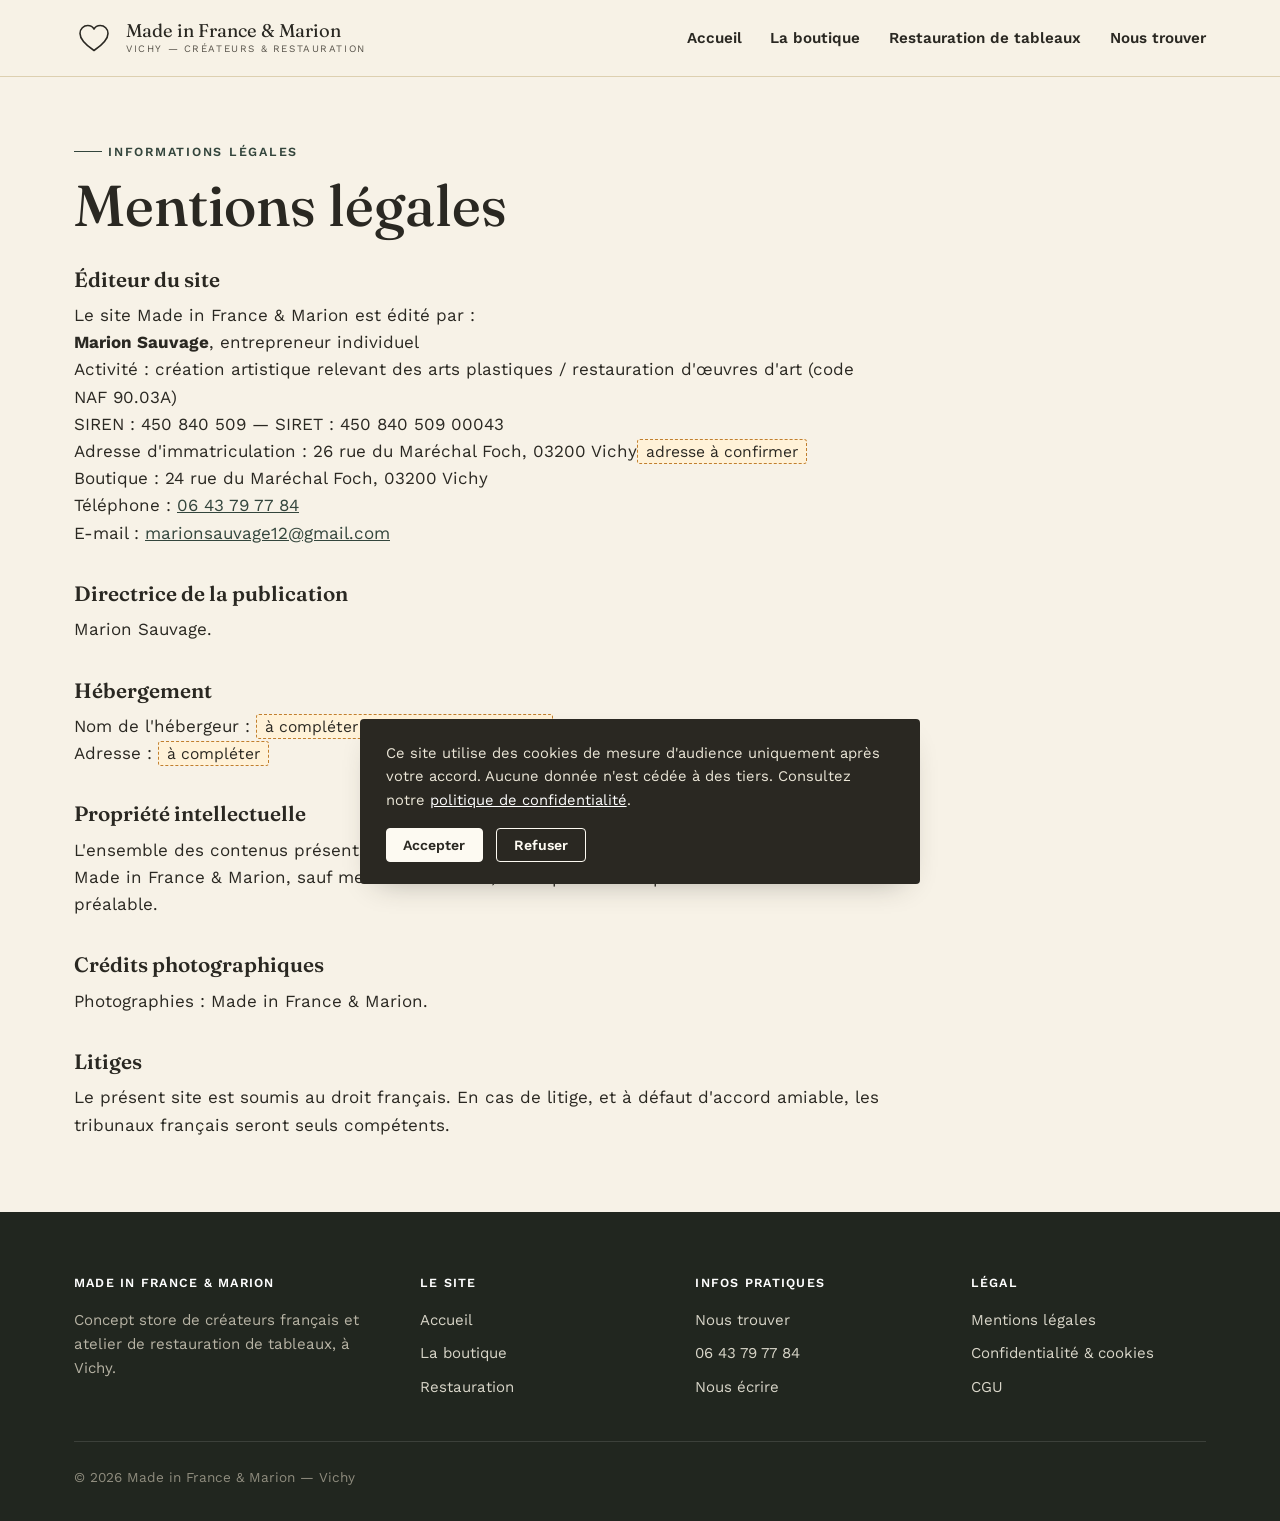
<file: mentions-legales.html>
<!doctype html>
<html lang="fr">
<head>
<meta charset="UTF-8">
<meta name="viewport" content="width=device-width, initial-scale=1">
<meta name="color-scheme" content="light">
<title>Mentions légales — Made in France &amp; Marion</title>
<meta name="description" content="Mentions légales du site Made in France & Marion.">
<meta name="robots" content="noindex,follow">
<link rel="canonical" href="https://marionsauvage.fr/mentions-legales.html">
<link rel="icon" href="favicon.svg" type="image/svg+xml">
<link rel="manifest" href="site.webmanifest">
<meta name="theme-color" content="#33453c">
<link rel="preconnect" href="https://fonts.googleapis.com">
<link rel="preconnect" href="https://fonts.gstatic.com" crossorigin>
<link href="https://fonts.googleapis.com/css2?family=Fraunces:ital,wght@0,400;0,500;0,600;1,500&family=Work+Sans:wght@400;500;600;700&display=swap" rel="stylesheet">
<link rel="stylesheet" href="css/style.css?v=4">
</head>
<body>
<a class="skip-link" href="#main">Aller au contenu</a>

<header class="site-header">
  <div class="wrap">
    <a class="brand" href="index.html" aria-label="Made in France &amp; Marion — accueil">
      <svg viewBox="0 0 40 40" fill="none" xmlns="http://www.w3.org/2000/svg" aria-hidden="true">
        <path d="M20 32.5C13 27.7 6 22.3 6 15.4 6 10.8 9.6 7.5 13.8 7.5c2.6 0 5 1.3 6.2 3.5 1.2-2.2 3.6-3.5 6.2-3.5 4.2 0 7.8 3.3 7.8 7.9 0 6.9-7 12.3-14 17.1Z" stroke="currentColor" stroke-width="1.6" stroke-linejoin="round"/>
      </svg>
      <span class="brand-text">Made in France &amp; Marion<small>Vichy — créateurs &amp; restauration</small></span>
    </a>
    <nav class="main-nav" id="main-nav">
      <ul>
        <li><a href="index.html">Accueil</a></li>
        <li><a href="boutique.html">La boutique</a></li>
        <li><a href="restauration.html">Restauration de tableaux</a></li>
        <li><a href="index.html#contact">Nous trouver</a></li>
      </ul>
    </nav>
    <button class="nav-toggle" aria-label="Ouvrir le menu" aria-expanded="false" aria-controls="main-nav">
      <svg viewBox="0 0 24 24" fill="none" stroke="currentColor" stroke-width="2"><path d="M3 6h18M3 12h18M3 18h18"/></svg>
    </button>
  </div>
</header>

<div class="mobile-nav-panel" id="mobile-nav-panel">
  <ul>
    <li><a href="index.html">Accueil</a></li>
    <li><a href="boutique.html">La boutique</a></li>
    <li><a href="restauration.html">Restauration de tableaux</a></li>
    <li><a href="index.html#contact">Nous trouver</a></li>
  </ul>
</div>


<main id="main">
  <section class="section-tight">
    <div class="wrap">
      <span class="eyebrow">Informations légales</span>
      <h1>Mentions légales</h1>
      <div class="legal-content">
        <h2>Éditeur du site</h2>
        <p>
          Le site Made in France &amp; Marion est édité par :<br>
          <strong>Marion Sauvage</strong>, entrepreneur individuel<br>
          Activité : création artistique relevant des arts plastiques / restauration d'œuvres d'art (code NAF 90.03A)<br>
          SIREN : 450 840 509 — SIRET : 450 840 509 00043<br>
          Adresse d'immatriculation : 26 rue du Maréchal Foch, 03200 Vichy<span class="fill-in">adresse à confirmer</span><br>
          Boutique : 24 rue du Maréchal Foch, 03200 Vichy<br>
          Téléphone : <a href="tel:+33643797784">06 43 79 77 84</a><br>
          E-mail : <a href="mailto:marionsauvage12@gmail.com">marionsauvage12@gmail.com</a>
        </p>

        <h2>Directrice de la publication</h2>
        <p>Marion Sauvage.</p>

        <h2>Hébergement</h2>
        <p>
          Nom de l'hébergeur : <span class="fill-in">à compléter selon l'hébergeur choisi</span><br>
          Adresse : <span class="fill-in">à compléter</span>
        </p>

        <h2>Propriété intellectuelle</h2>
        <p>L'ensemble des contenus présents sur ce site (textes, photographies, logo) est la propriété de Made in France &amp; Marion, sauf mention contraire, et ne peut être reproduit sans autorisation préalable.</p>

        <h2>Crédits photographiques</h2>
        <p>Photographies : Made in France &amp; Marion.</p>

        <h2>Litiges</h2>
        <p>Le présent site est soumis au droit français. En cas de litige, et à défaut d'accord amiable, les tribunaux français seront seuls compétents.</p>
      </div>
    </div>
  </section>
</main>

<footer class="site-footer">
  <div class="wrap">
    <div class="footer-grid">
      <div class="footer-brand">
        <h4>Made in France &amp; Marion</h4>
        <p>Concept store de créateurs français et atelier de restauration de tableaux, à Vichy.</p>
      </div>
      <div>
        <h4>Le site</h4>
        <ul>
          <li><a href="index.html">Accueil</a></li>
          <li><a href="boutique.html">La boutique</a></li>
          <li><a href="restauration.html">Restauration</a></li>
        </ul>
      </div>
      <div>
        <h4>Infos pratiques</h4>
        <ul>
          <li><a href="index.html#contact">Nous trouver</a></li>
          <li><a href="tel:+33643797784">06 43 79 77 84</a></li>
          <li><a href="mailto:marionsauvage12@gmail.com">Nous écrire</a></li>
        </ul>
      </div>
      <div>
        <h4>Légal</h4>
        <ul>
          <li><a href="mentions-legales.html">Mentions légales</a></li>
          <li><a href="confidentialite.html">Confidentialité &amp; cookies</a></li>
          <li><a href="cgu.html">CGU</a></li>
        </ul>
      </div>
    </div>
    <div class="footer-bottom">
      <span>© <span id="year">2026</span> Made in France &amp; Marion — Vichy</span>
    </div>
  </div>
</footer>

<div id="cookie-banner" role="dialog" aria-live="polite" aria-label="Gestion des cookies">
  <p>Ce site utilise des cookies de mesure d'audience uniquement après votre accord. Aucune donnée n'est cédée à des tiers. Consultez notre <a href="confidentialite.html">politique de confidentialité</a>.</p>
  <div class="cookie-actions">
    <button class="accept">Accepter</button>
    <button class="refuse">Refuser</button>
  </div>
</div>

<script>document.getElementById('year').textContent = new Date().getFullYear();</script>
<script src="js/main.js?v=4"></script>
</body>
</html>
</file>
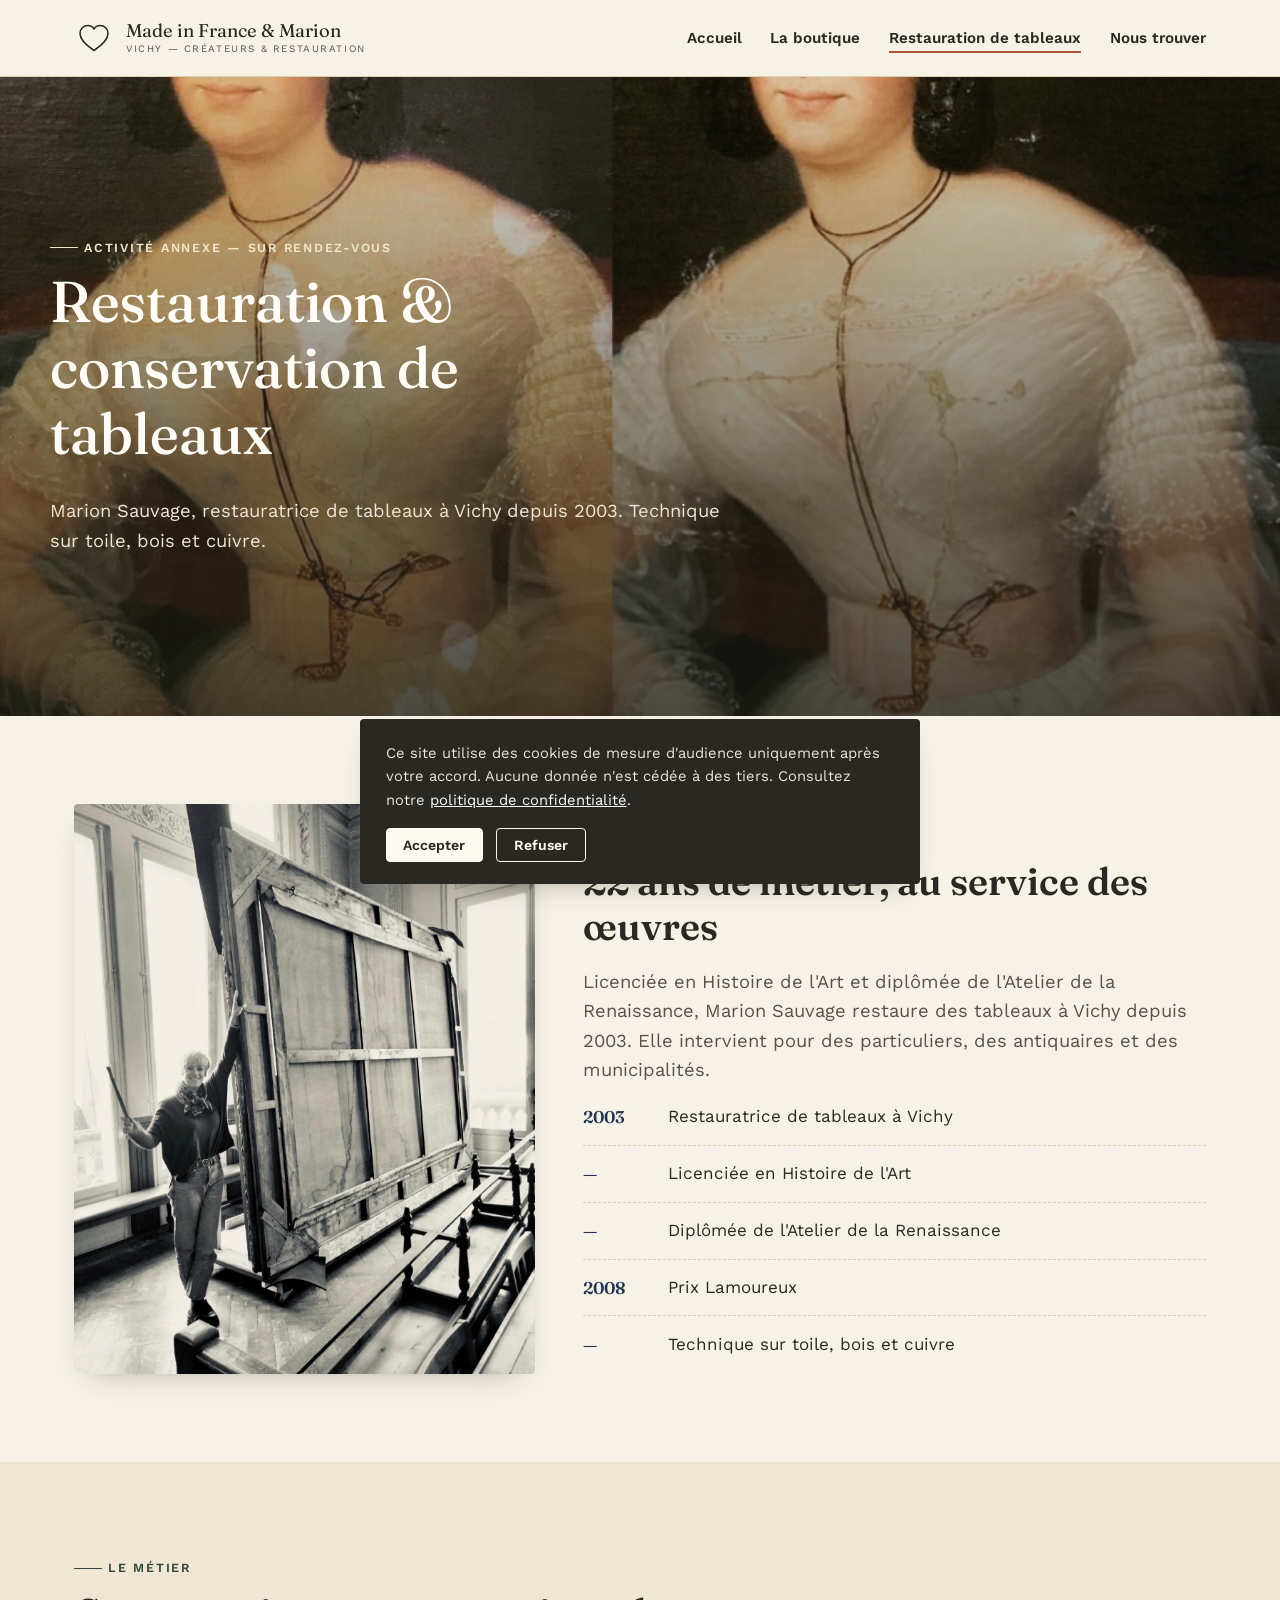
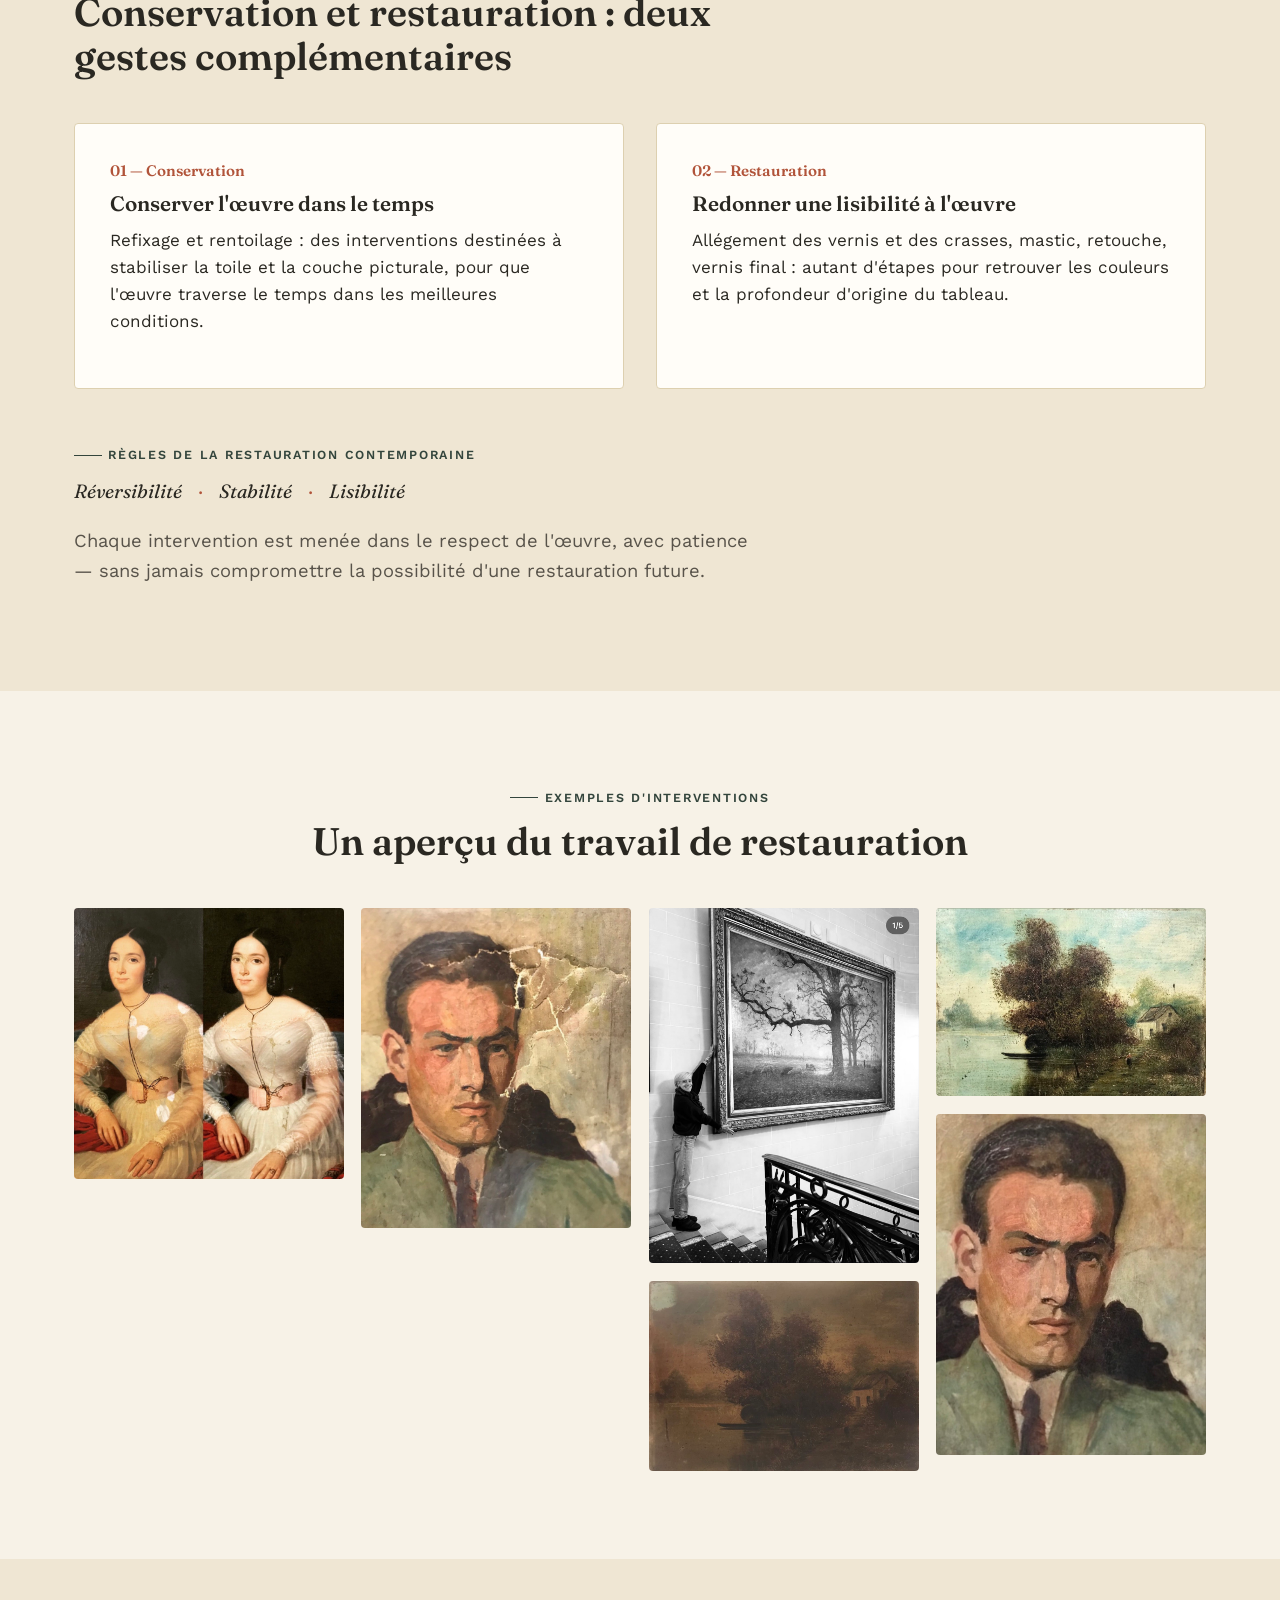
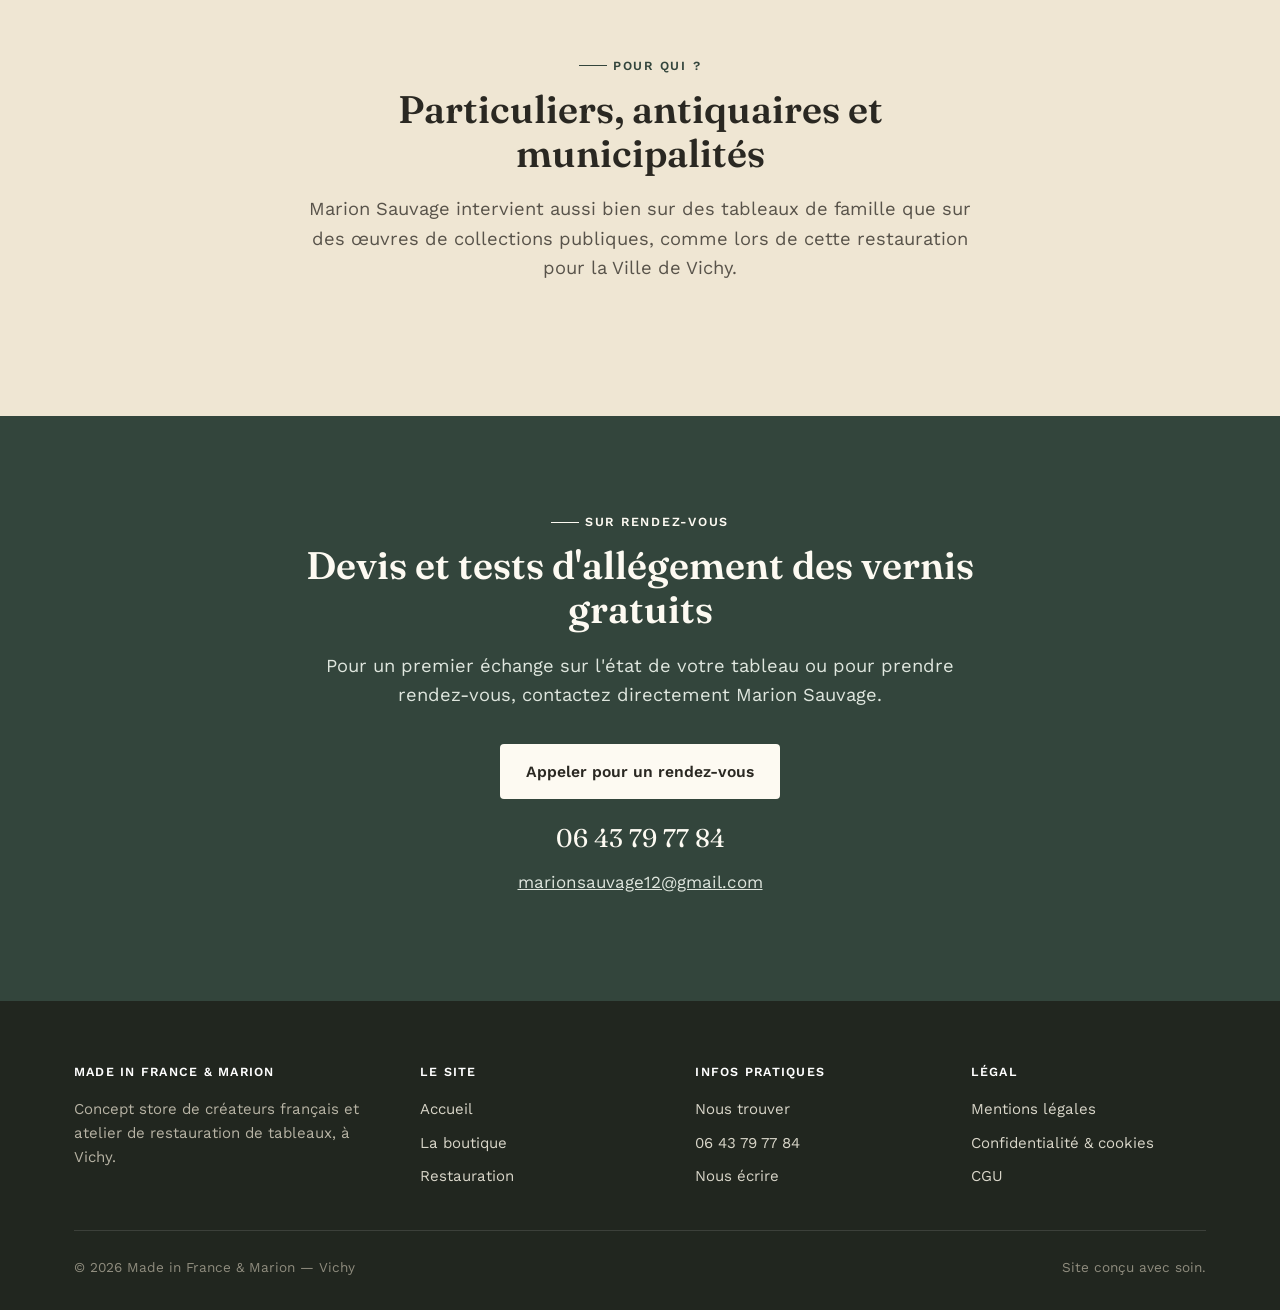
<file: restauration.html>
<!doctype html>
<html lang="fr">
<head>
<meta charset="UTF-8">
<meta name="viewport" content="width=device-width, initial-scale=1">
<meta name="color-scheme" content="light">
<title>Restauration de tableaux à Vichy — Marion Sauvage</title>
<meta name="description" content="Marion Sauvage, restauratrice de tableaux à Vichy depuis 2003. Conservation et restauration d'œuvres sur toile, bois et cuivre pour particuliers, antiquaires et municipalités. Devis et tests d'allégement des vernis gratuits.">
<link rel="canonical" href="https://marionsauvage.fr/restauration.html">

<meta property="og:type" content="website">
<meta property="og:title" content="Restauration de tableaux à Vichy — Marion Sauvage">
<meta property="og:description" content="Conservation et restauration d'œuvres sur toile, bois et cuivre. Restauratrice à Vichy depuis 2003.">
<meta property="og:image" content="images/restauration-avant-apres.jpg">
<meta property="og:locale" content="fr_FR">
<meta name="twitter:card" content="summary_large_image">

<link rel="icon" href="favicon.svg" type="image/svg+xml">
<link rel="manifest" href="site.webmanifest">
<meta name="theme-color" content="#33453c">

<link rel="preconnect" href="https://fonts.googleapis.com">
<link rel="preconnect" href="https://fonts.gstatic.com" crossorigin>
<link href="https://fonts.googleapis.com/css2?family=Fraunces:ital,wght@0,400;0,500;0,600;1,500&family=Work+Sans:wght@400;500;600;700&display=swap" rel="stylesheet">
<link rel="stylesheet" href="css/style.css?v=4">
</head>
<body>
<a class="skip-link" href="#main">Aller au contenu</a>

<header class="site-header">
  <div class="wrap">
    <a class="brand" href="index.html" aria-label="Made in France &amp; Marion — accueil">
      <svg viewBox="0 0 40 40" fill="none" xmlns="http://www.w3.org/2000/svg" aria-hidden="true">
        <path d="M20 32.5C13 27.7 6 22.3 6 15.4 6 10.8 9.6 7.5 13.8 7.5c2.6 0 5 1.3 6.2 3.5 1.2-2.2 3.6-3.5 6.2-3.5 4.2 0 7.8 3.3 7.8 7.9 0 6.9-7 12.3-14 17.1Z" stroke="currentColor" stroke-width="1.6" stroke-linejoin="round"/>
      </svg>
      <span class="brand-text">Made in France &amp; Marion<small>Vichy — créateurs &amp; restauration</small></span>
    </a>
    <nav class="main-nav" id="main-nav">
      <ul>
        <li><a href="index.html">Accueil</a></li>
        <li><a href="boutique.html">La boutique</a></li>
        <li><a href="restauration.html" aria-current="page">Restauration de tableaux</a></li>
        <li><a href="index.html#contact">Nous trouver</a></li>
      </ul>
    </nav>
    <button class="nav-toggle" aria-label="Ouvrir le menu" aria-expanded="false" aria-controls="main-nav">
      <svg viewBox="0 0 24 24" fill="none" stroke="currentColor" stroke-width="2"><path d="M3 6h18M3 12h18M3 18h18"/></svg>
    </button>
  </div>
</header>

<div class="mobile-nav-panel" id="mobile-nav-panel">
  <ul>
    <li><a href="index.html">Accueil</a></li>
    <li><a href="boutique.html">La boutique</a></li>
    <li><a href="restauration.html">Restauration de tableaux</a></li>
    <li><a href="index.html#contact">Nous trouver</a></li>
  </ul>
</div>


<main id="main">

  <section class="hero hero-compact">
    <img src="images/restauration-avant-apres.jpg" alt="Portrait ancien avant et après restauration : allégement du vernis jauni et nettoyage de la toile." width="1794" height="1800">
    <div class="hero-content wrap">
      <span class="eyebrow">Activité annexe — sur rendez-vous</span>
      <h1>Restauration &amp; conservation de tableaux</h1>
      <p class="lede">Marion Sauvage, restauratrice de tableaux à Vichy depuis 2003. Technique sur toile, bois et cuivre.</p>
    </div>
  </section>

  <section>
    <div class="wrap">
      <div class="bio-portrait">
        <img src="images/marion-restauration-atelier.jpg" alt="Marion Sauvage lors d'une intervention de restauration sur un grand tableau ancien." loading="lazy" width="1293" height="1600">
        <div>
          <span class="eyebrow">Marion Sauvage</span>
          <h2>22 ans de métier, au service des œuvres</h2>
          <p class="lede">Licenciée en Histoire de l'Art et diplômée de l'Atelier de la Renaissance, Marion Sauvage restaure des tableaux à Vichy depuis 2003. Elle intervient pour des particuliers, des antiquaires et des municipalités.</p>
          <ul class="credentials">
            <li><span class="year">2003</span><span>Restauratrice de tableaux à Vichy</span></li>
            <li><span class="year">—</span><span>Licenciée en Histoire de l'Art</span></li>
            <li><span class="year">—</span><span>Diplômée de l'Atelier de la Renaissance</span></li>
            <li><span class="year">2008</span><span>Prix Lamoureux</span></li>
            <li><span class="year">—</span><span>Technique sur toile, bois et cuivre</span></li>
          </ul>
        </div>
      </div>
    </div>
  </section>

  <section class="section-alt">
    <div class="wrap">
      <div class="section-head">
        <span class="eyebrow">Le métier</span>
        <h2>Conservation et restauration : deux gestes complémentaires</h2>
      </div>
      <div class="volet-grid">
        <div class="volet">
          <span class="num">01 — Conservation</span>
          <h3>Conserver l'œuvre dans le temps</h3>
          <p>Refixage et rentoilage : des interventions destinées à stabiliser la toile et la couche picturale, pour que l'œuvre traverse le temps dans les meilleures conditions.</p>
        </div>
        <div class="volet">
          <span class="num">02 — Restauration</span>
          <h3>Redonner une lisibilité à l'œuvre</h3>
          <p>Allégement des vernis et des crasses, mastic, retouche, vernis final : autant d'étapes pour retrouver les couleurs et la profondeur d'origine du tableau.</p>
        </div>
      </div>

      <div style="margin-top:3rem">
        <span class="eyebrow">Règles de la restauration contemporaine</span>
        <p class="principles">
          <span>Réversibilité</span>
          <span>Stabilité</span>
          <span>Lisibilité</span>
        </p>
        <p class="lede" style="margin-top:1rem">Chaque intervention est menée dans le respect de l'œuvre, avec patience — sans jamais compromettre la possibilité d'une restauration future.</p>
      </div>
    </div>
  </section>

  <section>
    <div class="wrap">
      <div class="section-head center">
        <span class="eyebrow">Exemples d'interventions</span>
        <h2>Un aperçu du travail de restauration</h2>
      </div>
      <div class="gallery">
        <figure>
          <img src="images/restauration-avant-apres.jpg" alt="Portrait ancien avant/après : allégement du vernis et nettoyage de la toile." loading="lazy" width="1794" height="1800">
          <figcaption>Avant / après — allégement du vernis</figcaption>
        </figure>
        <figure>
          <img src="images/restauration-tableau-portrait-avant.jpg" alt="Portrait ancien présentant un manque et une déchirure de toile avant intervention." loading="lazy" width="842" height="1000">
          <figcaption>Constat d'état avant intervention</figcaption>
        </figure>
        <figure>
          <img src="images/restauration-installation-musee.jpg" alt="Marion Sauvage accrochant un grand tableau ancien dans un bâtiment public." loading="lazy" width="1063" height="1400">
          <figcaption>Intervention pour une municipalité</figcaption>
        </figure>
        <figure>
          <img src="images/restauration-tableau-paysage-1.jpg" alt="Tableau ancien représentant un paysage de rivière avec une maison et une barque." loading="lazy" width="1000" height="705">
        </figure>
        <figure>
          <img src="images/restauration-tableau-paysage-2.jpg" alt="Tableau ancien représentant un paysage arboré au bord de l'eau." loading="lazy" width="1000" height="698">
        </figure>
        <figure>
          <img src="images/restauration-tableau-portrait.jpg" alt="Portrait ancien d'un homme, avant restauration, avec craquelures visibles." loading="lazy" width="792" height="1000">
        </figure>
      </div>
    </div>
  </section>

  <section class="section-alt">
    <div class="wrap">
      <div class="section-head center">
        <span class="eyebrow">Pour qui ?</span>
        <h2>Particuliers, antiquaires et municipalités</h2>
        <p class="lede" style="margin-left:auto;margin-right:auto">Marion Sauvage intervient aussi bien sur des tableaux de famille que sur des œuvres de collections publiques, comme lors de cette restauration pour la Ville de Vichy.</p>
      </div>
    </div>
  </section>

  <section class="section-dark cta-banner">
    <div class="wrap">
      <span class="eyebrow">Sur rendez-vous</span>
      <h2>Devis et tests d'allégement des vernis gratuits</h2>
      <p class="lede" style="margin-left:auto;margin-right:auto">Pour un premier échange sur l'état de votre tableau ou pour prendre rendez-vous, contactez directement Marion Sauvage.</p>
      <a class="btn btn-light" href="tel:+33643797784">Appeler pour un rendez-vous</a>
      <a class="tel-link" href="tel:+33643797784">06 43 79 77 84</a>
      <p style="margin-top:0.6rem"><a href="mailto:marionsauvage12@gmail.com" style="color:#dfe6de">marionsauvage12@gmail.com</a></p>
    </div>
  </section>

</main>

<footer class="site-footer">
  <div class="wrap">
    <div class="footer-grid">
      <div class="footer-brand">
        <h4>Made in France &amp; Marion</h4>
        <p>Concept store de créateurs français et atelier de restauration de tableaux, à Vichy.</p>
      </div>
      <div>
        <h4>Le site</h4>
        <ul>
          <li><a href="index.html">Accueil</a></li>
          <li><a href="boutique.html">La boutique</a></li>
          <li><a href="restauration.html">Restauration</a></li>
        </ul>
      </div>
      <div>
        <h4>Infos pratiques</h4>
        <ul>
          <li><a href="index.html#contact">Nous trouver</a></li>
          <li><a href="tel:+33643797784">06 43 79 77 84</a></li>
          <li><a href="mailto:marionsauvage12@gmail.com">Nous écrire</a></li>
        </ul>
      </div>
      <div>
        <h4>Légal</h4>
        <ul>
          <li><a href="mentions-legales.html">Mentions légales</a></li>
          <li><a href="confidentialite.html">Confidentialité &amp; cookies</a></li>
          <li><a href="cgu.html">CGU</a></li>
        </ul>
      </div>
    </div>
    <div class="footer-bottom">
      <span>© <span id="year">2026</span> Made in France &amp; Marion — Vichy</span>
      <span>Site conçu avec soin.</span>
    </div>
  </div>
</footer>

<div id="cookie-banner" role="dialog" aria-live="polite" aria-label="Gestion des cookies">
  <p>Ce site utilise des cookies de mesure d'audience uniquement après votre accord. Aucune donnée n'est cédée à des tiers. Consultez notre <a href="confidentialite.html">politique de confidentialité</a>.</p>
  <div class="cookie-actions">
    <button class="accept">Accepter</button>
    <button class="refuse">Refuser</button>
  </div>
</div>

<script>document.getElementById('year').textContent = new Date().getFullYear();</script>
<script src="js/main.js?v=4"></script>
</body>
</html>
</file>
<file: css/style.css>
/* ==========================================================================
   Made in France & Marion — feuille de style
   ========================================================================== */

:root {
  /* Palette — tirée de la devanture (vert sauge/canard), des céramiques
     "Vichy" (bleu marine) et des bijoux/matières (moutarde, terracotta). */
  --color-bg: #f7f2e7;
  --color-bg-alt: #efe6d3;
  --color-ink: #2a2822;
  --color-ink-soft: #58534a;
  --color-sage: #4c5f54;
  --color-sage-dark: #33453c;
  --color-sage-light: #7c9284;
  --color-navy: #1f3350;
  --color-mustard: #c17f2e;
  --color-terracotta: #b1543a;
  --color-line: #ddd0b0;
  --color-card-bg: #fffdf8;
  --shadow-soft: 0 12px 30px -18px rgba(42, 40, 34, 0.45);
  --radius: 4px;
  --font-display: "Fraunces", "Iowan Old Style", Georgia, serif;
  --font-body: "Work Sans", "Helvetica Neue", Arial, sans-serif;
  --max-width: 1180px;
  color-scheme: light;
}

* {
  box-sizing: border-box;
}

html {
  scroll-behavior: smooth;
  background: var(--color-bg);
}

body {
  margin: 0;
  background: var(--color-bg);
  color: var(--color-ink);
  font-family: var(--font-body);
  font-size: 17px;
  line-height: 1.6;
  -webkit-font-smoothing: antialiased;
}

img {
  max-width: 100%;
  height: auto;
  display: block;
}

a {
  color: inherit;
}

.wrap {
  max-width: var(--max-width);
  margin: 0 auto;
  padding: 0 24px;
}

h1, h2, h3, h4 {
  font-family: var(--font-display);
  font-weight: 600;
  line-height: 1.15;
  margin: 0 0 0.5em;
  color: var(--color-ink);
}

h1 { font-size: clamp(2.2rem, 5vw, 3.6rem); font-weight: 500; }
h2 { font-size: clamp(1.7rem, 3.4vw, 2.4rem); }
h3 { font-size: 1.3rem; }

p { margin: 0 0 1em; }

.eyebrow {
  display: inline-flex;
  align-items: center;
  gap: 0.5em;
  font-family: var(--font-body);
  font-size: 0.78rem;
  letter-spacing: 0.14em;
  text-transform: uppercase;
  color: var(--color-sage-dark);
  font-weight: 600;
  margin-bottom: 0.9em;
}
.eyebrow::before {
  content: "";
  width: 28px;
  height: 1px;
  background: var(--color-sage-dark);
  display: inline-block;
}

.lede {
  font-size: 1.15rem;
  color: var(--color-ink-soft);
  max-width: 62ch;
}

/* ---------- Boutons / CTA ---------- */
.btn {
  display: inline-flex;
  align-items: center;
  gap: 0.6em;
  padding: 0.9em 1.6em;
  border-radius: var(--radius);
  font-family: var(--font-body);
  font-weight: 600;
  font-size: 0.98rem;
  text-decoration: none;
  border: 1px solid transparent;
  cursor: pointer;
  transition: transform 0.15s ease, background 0.15s ease, color 0.15s ease, box-shadow .15s ease;
}
.btn-primary {
  background: var(--color-sage-dark);
  color: #fdfaf2;
}
.btn-primary:hover { background: var(--color-navy); transform: translateY(-1px); }
.btn-outline {
  background: transparent;
  border-color: currentColor;
  color: var(--color-ink);
}
.btn-outline:hover { background: var(--color-ink); color: var(--color-bg); }
.btn-light {
  background: #fdfaf2;
  color: var(--color-ink);
}
.btn-light:hover { background: #fff; transform: translateY(-1px); }

/* ---------- Header ---------- */
.site-header {
  position: sticky;
  top: 0;
  z-index: 40;
  background: rgba(247, 242, 231, 0.92);
  backdrop-filter: saturate(140%) blur(6px);
  border-bottom: 1px solid var(--color-line);
}
.site-header .wrap {
  display: flex;
  align-items: center;
  justify-content: space-between;
  min-height: 76px;
}
.brand {
  display: flex;
  align-items: center;
  gap: 12px;
  text-decoration: none;
  color: var(--color-ink);
}
.brand svg { width: 40px; height: 40px; flex-shrink: 0; }
.brand-text {
  font-family: var(--font-display);
  font-size: 1.15rem;
  line-height: 1.1;
}
.brand-text small {
  display: block;
  font-family: var(--font-body);
  font-size: 0.62rem;
  letter-spacing: 0.16em;
  text-transform: uppercase;
  color: var(--color-ink-soft);
  margin-top: 3px;
}

.main-nav {
  display: flex;
  align-items: center;
  gap: 2rem;
}
.main-nav ul {
  list-style: none;
  display: flex;
  gap: 1.8rem;
  margin: 0;
  padding: 0;
  font-size: 0.95rem;
  font-weight: 600;
}
.main-nav a {
  text-decoration: none;
  position: relative;
  padding: 4px 0;
}
.main-nav a::after {
  content: "";
  position: absolute;
  left: 0; right: 0; bottom: -2px;
  height: 2px;
  background: var(--color-terracotta);
  transform: scaleX(0);
  transform-origin: left;
  transition: transform .2s ease;
}
.main-nav a:hover::after,
.main-nav a[aria-current="page"]::after { transform: scaleX(1); }

.nav-toggle {
  display: none;
  background: none;
  border: 1px solid var(--color-ink);
  border-radius: var(--radius);
  width: 42px;
  height: 42px;
  align-items: center;
  justify-content: center;
  cursor: pointer;
}
.nav-toggle svg { width: 20px; height: 20px; }

/* ---------- Hero ---------- */
.hero {
  position: relative;
  min-height: 78vh;
  display: flex;
  align-items: flex-end;
  color: #fdfaf2;
  overflow: hidden;
}
.hero img {
  position: absolute;
  inset: 0;
  width: 100%;
  height: 100%;
  object-fit: cover;
}
.hero::after {
  content: "";
  position: absolute;
  inset: 0;
  background: linear-gradient(180deg, rgba(30, 34, 27, 0.15) 0%, rgba(24, 26, 20, 0.78) 100%);
}
.hero-content {
  position: relative;
  z-index: 2;
  padding: 4rem 0 3.4rem;
  width: 100%;
}
.hero .eyebrow { color: #f0e6c8; }
.hero .eyebrow::before { background: #f0e6c8; }
.hero h1 { color: #fffdf6; max-width: 16ch; }
.hero .lede { color: #eee6d4; }
.hero-cta { margin-top: 1.6rem; display: flex; gap: 1rem; flex-wrap: wrap; }

.hero.hero-compact { min-height: 46vh; }

/* ---------- Sections génériques ---------- */
section { padding: 5.5rem 0; }
.section-tight { padding: 3.5rem 0; }
.section-alt { background: var(--color-bg-alt); }
.section-dark {
  background: var(--color-sage-dark);
  color: #fdfaf2;
}
.section-dark .eyebrow,
.section-dark h2,
.section-dark h3 { color: #fdfaf2; }
.section-dark .eyebrow::before { background: #fdfaf2; }
.section-dark .lede { color: #dfe6de; }

.section-head {
  max-width: 700px;
  margin-bottom: 2.8rem;
}
.section-head.center { margin-left: auto; margin-right: auto; text-align: center; }

/* ---------- Deux activités (accueil) ---------- */
.split-activities {
  display: grid;
  grid-template-columns: 1fr 1fr;
  gap: 2rem;
}
.split-activities > * { min-width: 0; }
.activity-card {
  background: var(--color-card-bg);
  border: 1px solid var(--color-line);
  border-radius: var(--radius);
  overflow: hidden;
  display: flex;
  flex-direction: column;
  box-shadow: var(--shadow-soft);
}
.activity-card .activity-img { aspect-ratio: 3/4; overflow: hidden; }
.activity-card .activity-img img { width: 100%; height: 100%; object-fit: cover; transition: transform .5s ease; }
.activity-card:hover .activity-img img { transform: scale(1.04); }
.activity-card-body { padding: 2rem; display: flex; flex-direction: column; gap: 0.8rem; flex: 1; }
.activity-card-body p { color: var(--color-ink-soft); flex: 1; }
.text-link {
  font-weight: 600;
  text-decoration: none;
  display: inline-flex;
  align-items: center;
  gap: 0.4em;
  color: var(--color-sage-dark);
}
.text-link::after { content: "→"; transition: transform .15s ease; }
.text-link:hover::after { transform: translateX(4px); }

/* ---------- Listes à puces stylées ---------- */
.check-list { list-style: none; margin: 0; padding: 0; display: grid; gap: 0.9rem; }
.check-list li {
  display: flex;
  gap: 0.8em;
  align-items: flex-start;
  color: var(--color-ink-soft);
}
.check-list li::before {
  content: "";
  flex-shrink: 0;
  width: 8px; height: 8px;
  margin-top: 0.55em;
  background: var(--color-terracotta);
  border-radius: 50%;
}

.pill-list { display: flex; flex-wrap: wrap; gap: 0.7rem; padding: 0; margin: 0; list-style: none; }
.pill-list li {
  border: 1px solid var(--color-sage-dark);
  color: var(--color-sage-dark);
  padding: 0.5em 1.1em;
  border-radius: 999px;
  font-size: 0.92rem;
  font-weight: 600;
}

/* ---------- Galerie ---------- */
.gallery {
  columns: 4 260px;
  column-gap: 1.1rem;
}
.gallery figure {
  margin: 0 0 1.1rem;
  break-inside: avoid;
  border-radius: var(--radius);
  overflow: hidden;
  background: var(--color-bg-alt);
  position: relative;
}
.gallery img { width: 100%; height: auto; display: block; transition: transform .5s ease; }
.gallery figure:hover img { transform: scale(1.03); }
.gallery figcaption {
  position: absolute;
  left: 0; right: 0; bottom: 0;
  padding: 0.9em 1em 0.7em;
  font-size: 0.82rem;
  color: #fff;
  background: linear-gradient(0deg, rgba(20,22,17,.82), transparent);
  opacity: 0;
  transition: opacity .2s ease;
}
.gallery figure:hover figcaption { opacity: 1; }

/* ---------- Bloc infos pratiques ---------- */
.info-grid {
  display: grid;
  grid-template-columns: 1.1fr 1fr;
  gap: 3rem;
  align-items: start;
}
.info-grid > * { min-width: 0; }
.info-card {
  background: var(--color-card-bg);
  border: 1px solid var(--color-line);
  border-radius: var(--radius);
  padding: 2.2rem;
}
.info-row { display: flex; gap: 1em; padding: 0.9em 0; border-bottom: 1px solid var(--color-line); flex-wrap: wrap; }
.info-row > * { min-width: 0; }
.info-row:last-child { border-bottom: none; }
.info-row .label { min-width: 110px; font-weight: 700; color: var(--color-sage-dark); font-size: 0.9rem; text-transform: uppercase; letter-spacing: 0.04em; }
.info-row a { text-decoration: none; }
.info-row a:hover { text-decoration: underline; }
.map-frame {
  border: 1px solid var(--color-line);
  border-radius: var(--radius);
  overflow: hidden;
  aspect-ratio: 4/3.2;
}
.map-frame iframe { width: 100%; height: 100%; border: 0; filter: grayscale(15%); }
.map-frame img { width: 100%; height: 100%; object-fit: cover; display: block; }

.social-row { display: flex; gap: 0.8rem; margin-top: 1.4rem; }
.social-row a {
  width: 42px; height: 42px;
  border-radius: 50%;
  border: 1px solid var(--color-ink);
  display: flex; align-items: center; justify-content: center;
  text-decoration: none;
}
.social-row svg { width: 18px; height: 18px; }
.social-row a:hover { background: var(--color-ink); color: var(--color-bg); }

/* ---------- Restauration : volets ---------- */
.volet-grid {
  display: grid;
  grid-template-columns: 1fr 1fr;
  gap: 2rem;
}
.volet-grid > * { min-width: 0; }
.volet {
  background: var(--color-card-bg);
  border: 1px solid var(--color-line);
  border-radius: var(--radius);
  padding: 2.2rem;
}
.volet .num {
  font-family: var(--font-display);
  font-size: 0.95rem;
  color: var(--color-terracotta);
  font-weight: 600;
  margin-bottom: 0.6em;
  display: block;
}

.principles {
  display: flex;
  flex-wrap: wrap;
  gap: 0.6rem 1rem;
  font-family: var(--font-display);
  font-style: italic;
  font-size: 1.2rem;
}
.principles span { white-space: nowrap; }
.principles span:not(:last-child)::after { content: "·"; margin-left: 1rem; color: var(--color-terracotta); font-style: normal; }

.credentials { display: grid; gap: 0.9rem; padding: 0; margin: 0; list-style: none; }
.credentials li {
  display: flex; gap: 0.8em;
  padding-bottom: 0.9rem;
  border-bottom: 1px dashed var(--color-line);
}
.credentials li:last-child { border-bottom: none; padding-bottom: 0; }
.credentials .year {
  font-family: var(--font-display);
  color: var(--color-navy);
  font-weight: 600;
  min-width: 4.2em;
}

.bio-portrait {
  display: grid;
  grid-template-columns: 0.85fr 1.15fr;
  gap: 3rem;
  align-items: center;
}
.bio-portrait > * { min-width: 0; }
.bio-portrait img { width: 100%; height: auto; display: block; border-radius: var(--radius); box-shadow: var(--shadow-soft); }

/* ---------- Bandeau contact / CTA final ---------- */
.cta-banner {
  text-align: center;
}
.cta-banner h2 { max-width: 26ch; margin-left: auto; margin-right: auto; }
.cta-banner .btn { margin-top: 1rem; }
.cta-banner .tel-link { font-family: var(--font-display); font-size: 1.6rem; display: block; margin-top: 1.2rem; text-decoration: none; }

/* ---------- Footer ---------- */
.site-footer {
  background: #21261f;
  color: #d9d6c9;
  padding: 4rem 0 2rem;
  font-size: 0.94rem;
}
.footer-grid {
  display: grid;
  grid-template-columns: 1.3fr 1fr 1fr 1fr;
  gap: 2.5rem;
  padding-bottom: 2.6rem;
  border-bottom: 1px solid rgba(255,255,255,0.12);
}
.footer-grid h4 {
  color: #fff;
  font-family: var(--font-body);
  font-size: 0.78rem;
  letter-spacing: 0.1em;
  text-transform: uppercase;
  margin-bottom: 1.1rem;
}
.footer-grid ul { list-style: none; margin: 0; padding: 0; display: grid; gap: 0.6rem; }
.footer-grid a { text-decoration: none; color: #d9d6c9; }
.footer-grid a:hover { color: #fff; text-decoration: underline; }
.footer-brand p { color: #b7b3a4; max-width: 34ch; }
.footer-bottom {
  display: flex;
  justify-content: space-between;
  flex-wrap: wrap;
  gap: 1rem;
  padding-top: 1.6rem;
  color: #8f8c7e;
  font-size: 0.85rem;
}
.footer-bottom a { color: #8f8c7e; }
.footer-bottom a:hover { color: #fff; }

/* ---------- Bandeau cookies ---------- */
#cookie-banner {
  position: fixed;
  left: 16px; right: 16px; bottom: 16px;
  max-width: 560px;
  margin: 0 auto;
  background: var(--color-ink);
  color: #fdfaf2;
  padding: 1.4rem 1.6rem;
  border-radius: var(--radius);
  box-shadow: var(--shadow-soft);
  z-index: 100;
  display: none;
  font-size: 0.92rem;
}
#cookie-banner.is-visible { display: block; }
#cookie-banner p { margin: 0 0 1rem; color: #ece7d8; }
#cookie-banner .cookie-actions { display: flex; gap: 0.8rem; flex-wrap: wrap; }
#cookie-banner a { color: #fff; text-decoration: underline; }
#cookie-banner button {
  border: 1px solid #fdfaf2;
  background: transparent;
  color: #fdfaf2;
  padding: 0.55em 1.2em;
  border-radius: var(--radius);
  cursor: pointer;
  font-family: var(--font-body);
  font-weight: 600;
  font-size: 0.88rem;
}
#cookie-banner button.accept { background: #fdfaf2; color: var(--color-ink); }

/* ---------- Page légale ---------- */
.legal-content { max-width: 74ch; }
.legal-content h2 { margin-top: 2.2rem; font-size: 1.3rem; }
.legal-content h2:first-child { margin-top: 0; }
.legal-content ul { color: var(--color-ink-soft); }
.legal-content a { color: var(--color-sage-dark); }
.fill-in {
  background: #fff2d8;
  border: 1px dashed var(--color-mustard);
  padding: 0.15em 0.5em;
  border-radius: 3px;
  font-size: 0.92em;
}

/* ---------- 404 ---------- */
.error-page {
  min-height: 70vh;
  display: flex;
  align-items: center;
  text-align: center;
}
.error-page .wrap { display: flex; flex-direction: column; align-items: center; }
.error-page .code {
  font-family: var(--font-display);
  font-size: clamp(4rem, 12vw, 8rem);
  color: var(--color-sage-light);
  line-height: 1;
}

/* ---------- Skip link ---------- */
.skip-link {
  position: absolute;
  left: -999px;
  top: 0;
  background: var(--color-ink);
  color: #fff;
  padding: 0.8em 1.2em;
  z-index: 200;
}
.skip-link:focus { left: 16px; top: 16px; }

/* ---------- Responsive ---------- */
@media (max-width: 900px) {
  .split-activities,
  .volet-grid,
  .info-grid,
  .bio-portrait { grid-template-columns: 1fr; }
  .footer-grid { grid-template-columns: 1fr 1fr; }
  .bio-portrait { text-align: left; }
  .gallery { columns: 3 200px; }
}

@media (max-width: 720px) {
  .main-nav ul { display: none; }
  .nav-toggle { display: flex; }
  .hero { min-height: 88vh; }
  .footer-grid { grid-template-columns: 1fr 1fr; gap: 2rem 1.4rem; }
  section { padding: 3.6rem 0; }
  .gallery { columns: 2 160px; }
}

@media (max-width: 480px) {
  body { font-size: 16px; }
  .footer-grid { grid-template-columns: 1fr; }
  .hero-cta { flex-direction: column; align-items: stretch; }
  .hero-cta .btn { justify-content: center; }
}

/* ---------- Nav mobile ouverte (panneau plein écran, hors du header sticky) ---------- */
.mobile-nav-panel {
  position: fixed;
  inset: 0;
  background: var(--color-bg);
  z-index: 60;
  padding: 110px 24px 2rem;
  overflow-y: auto;
  transform: translateX(100%);
  transition: transform 0.25s ease;
}
.mobile-nav-panel ul {
  list-style: none;
  margin: 0;
  padding: 0;
  display: grid;
  gap: 1.4rem;
  font-size: 1.3rem;
  font-weight: 600;
}
.mobile-nav-panel a {
  text-decoration: none;
  color: var(--color-ink);
}
body.nav-open .mobile-nav-panel { transform: translateX(0); }
body.nav-open { overflow: hidden; }
@media (min-width: 721px) {
  .mobile-nav-panel { display: none; }
}

/* ---------- Focus visibility ---------- */
a:focus-visible, button:focus-visible, input:focus-visible, textarea:focus-visible {
  outline: 2px solid var(--color-terracotta);
  outline-offset: 2px;
}
</file>
